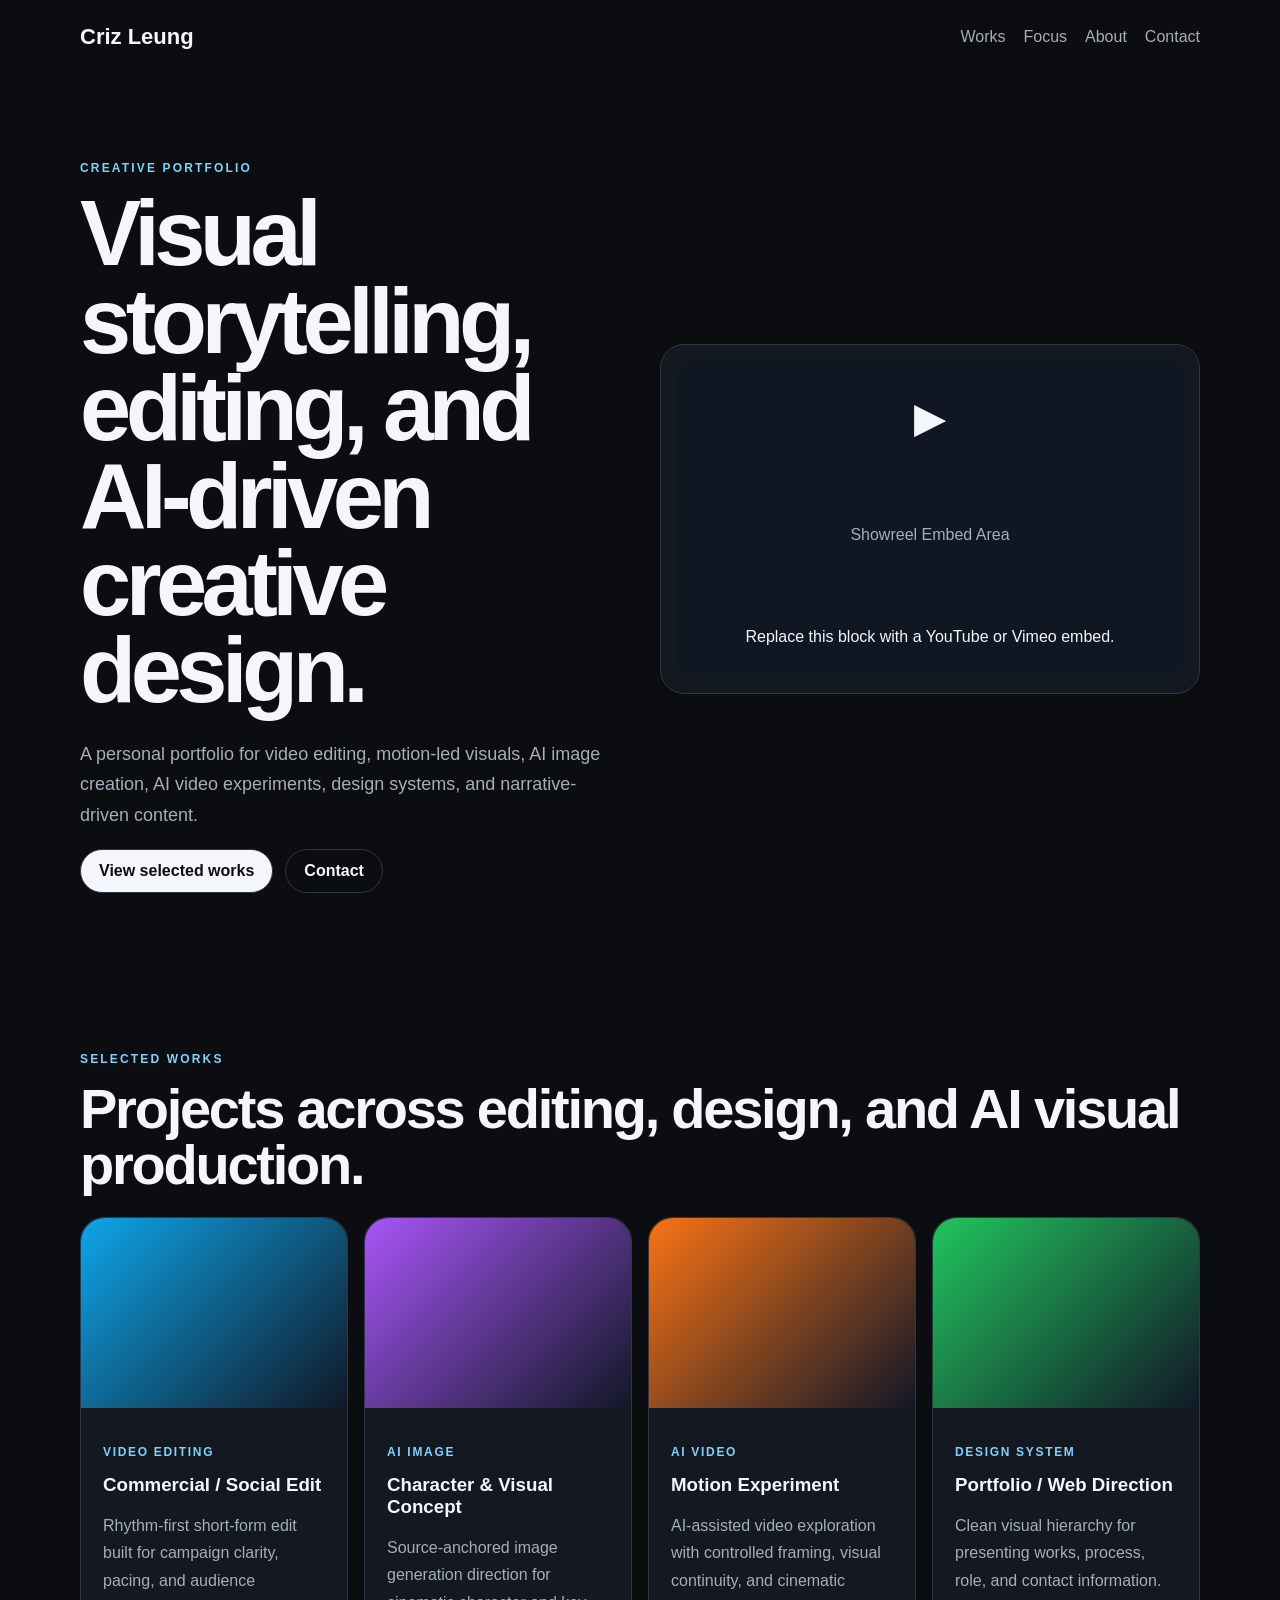
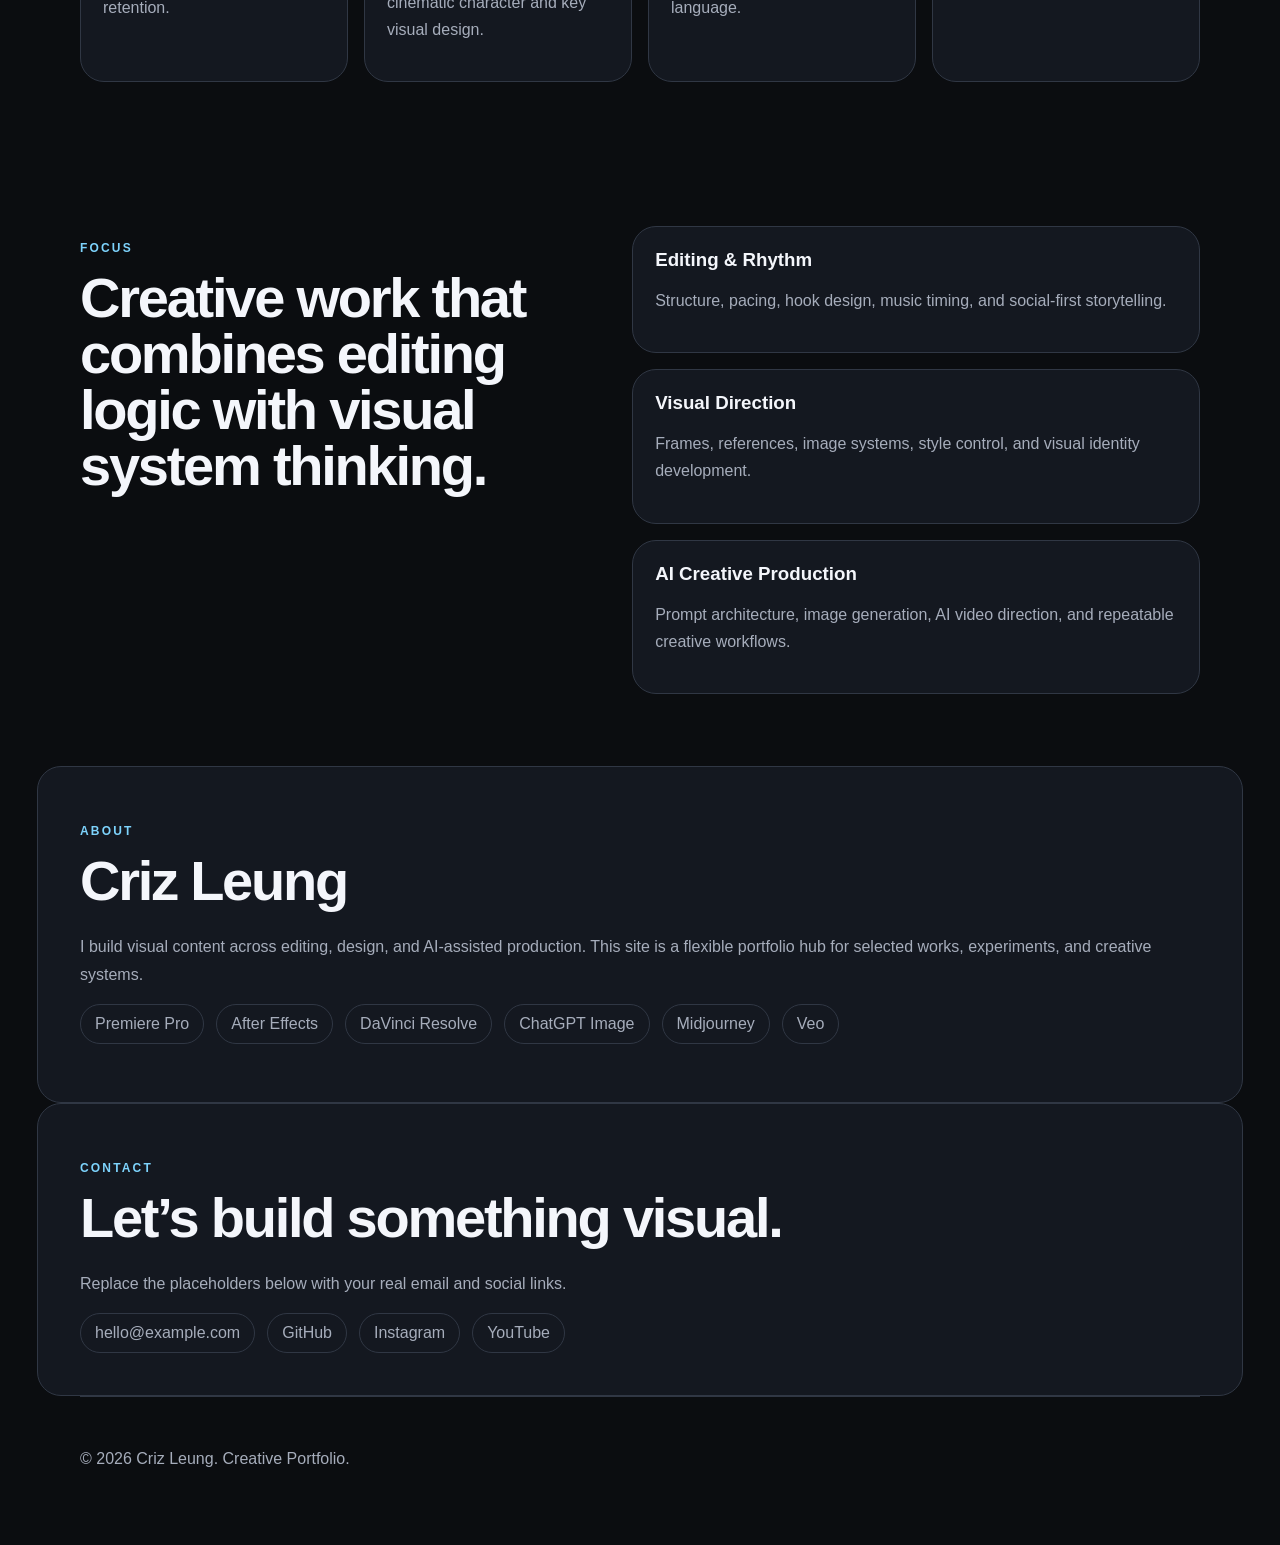
<file: index.html>
<!doctype html>
<html lang="en">
<head>
  <meta charset="utf-8" />
  <meta name="viewport" content="width=device-width, initial-scale=1" />
  <meta name="description" content="Criz Leung — creative portfolio for visual storytelling, editing, AI image, AI video, and design works." />
  <title>Criz Leung — Creative Portfolio</title>
  <link rel="stylesheet" href="style.css" />
</head>
<body>
  <header class="site-header">
    <a class="brand" href="#top" aria-label="Criz Leung home">Criz Leung</a>
    <nav class="nav" aria-label="Primary navigation">
      <a href="#works">Works</a>
      <a href="#services">Focus</a>
      <a href="#about">About</a>
      <a href="#contact">Contact</a>
    </nav>
  </header>

  <main id="top">
    <section class="hero section">
      <div class="hero-copy">
        <p class="eyebrow">Creative Portfolio</p>
        <h1>Visual storytelling, editing, and AI-driven creative design.</h1>
        <p class="lede">
          A personal portfolio for video editing, motion-led visuals, AI image creation,
          AI video experiments, design systems, and narrative-driven content.
        </p>
        <div class="hero-actions">
          <a class="button primary" href="#works">View selected works</a>
          <a class="button secondary" href="#contact">Contact</a>
        </div>
      </div>

      <div class="reel-card" aria-label="Showreel placeholder">
        <div class="video-frame">
          <div class="play-mark">▶</div>
          <p>Showreel Embed Area</p>
          <span>Replace this block with a YouTube or Vimeo embed.</span>
        </div>
      </div>
    </section>

    <section id="works" class="section">
      <div class="section-heading">
        <p class="eyebrow">Selected Works</p>
        <h2>Projects across editing, design, and AI visual production.</h2>
      </div>

      <div class="work-grid">
        <article class="work-card">
          <div class="thumb gradient-one"></div>
          <div class="work-content">
            <p class="tag">Video Editing</p>
            <h3>Commercial / Social Edit</h3>
            <p>Rhythm-first short-form edit built for campaign clarity, pacing, and audience retention.</p>
          </div>
        </article>

        <article class="work-card">
          <div class="thumb gradient-two"></div>
          <div class="work-content">
            <p class="tag">AI Image</p>
            <h3>Character & Visual Concept</h3>
            <p>Source-anchored image generation direction for cinematic character and key visual design.</p>
          </div>
        </article>

        <article class="work-card">
          <div class="thumb gradient-three"></div>
          <div class="work-content">
            <p class="tag">AI Video</p>
            <h3>Motion Experiment</h3>
            <p>AI-assisted video exploration with controlled framing, visual continuity, and cinematic language.</p>
          </div>
        </article>

        <article class="work-card">
          <div class="thumb gradient-four"></div>
          <div class="work-content">
            <p class="tag">Design System</p>
            <h3>Portfolio / Web Direction</h3>
            <p>Clean visual hierarchy for presenting works, process, role, and contact information.</p>
          </div>
        </article>
      </div>
    </section>

    <section id="services" class="section split-section">
      <div>
        <p class="eyebrow">Focus</p>
        <h2>Creative work that combines editing logic with visual system thinking.</h2>
      </div>
      <div class="focus-list">
        <div>
          <h3>Editing & Rhythm</h3>
          <p>Structure, pacing, hook design, music timing, and social-first storytelling.</p>
        </div>
        <div>
          <h3>Visual Direction</h3>
          <p>Frames, references, image systems, style control, and visual identity development.</p>
        </div>
        <div>
          <h3>AI Creative Production</h3>
          <p>Prompt architecture, image generation, AI video direction, and repeatable creative workflows.</p>
        </div>
      </div>
    </section>

    <section id="about" class="section about-panel">
      <p class="eyebrow">About</p>
      <h2>Criz Leung</h2>
      <p>
        I build visual content across editing, design, and AI-assisted production. This site is a flexible
        portfolio hub for selected works, experiments, and creative systems.
      </p>
      <ul class="tool-list" aria-label="Tools and skills">
        <li>Premiere Pro</li>
        <li>After Effects</li>
        <li>DaVinci Resolve</li>
        <li>ChatGPT Image</li>
        <li>Midjourney</li>
        <li>Veo</li>
      </ul>
    </section>

    <section id="contact" class="section contact-panel">
      <p class="eyebrow">Contact</p>
      <h2>Let’s build something visual.</h2>
      <p>Replace the placeholders below with your real email and social links.</p>
      <div class="contact-links">
        <a href="mailto:hello@example.com">hello@example.com</a>
        <a href="https://github.com/crizleung21" target="_blank" rel="noreferrer">GitHub</a>
        <a href="#">Instagram</a>
        <a href="#">YouTube</a>
      </div>
    </section>
  </main>

  <footer class="site-footer">
    <p>© <span id="year">2026</span> Criz Leung. Creative Portfolio.</p>
  </footer>
</body>
</html>
</file>
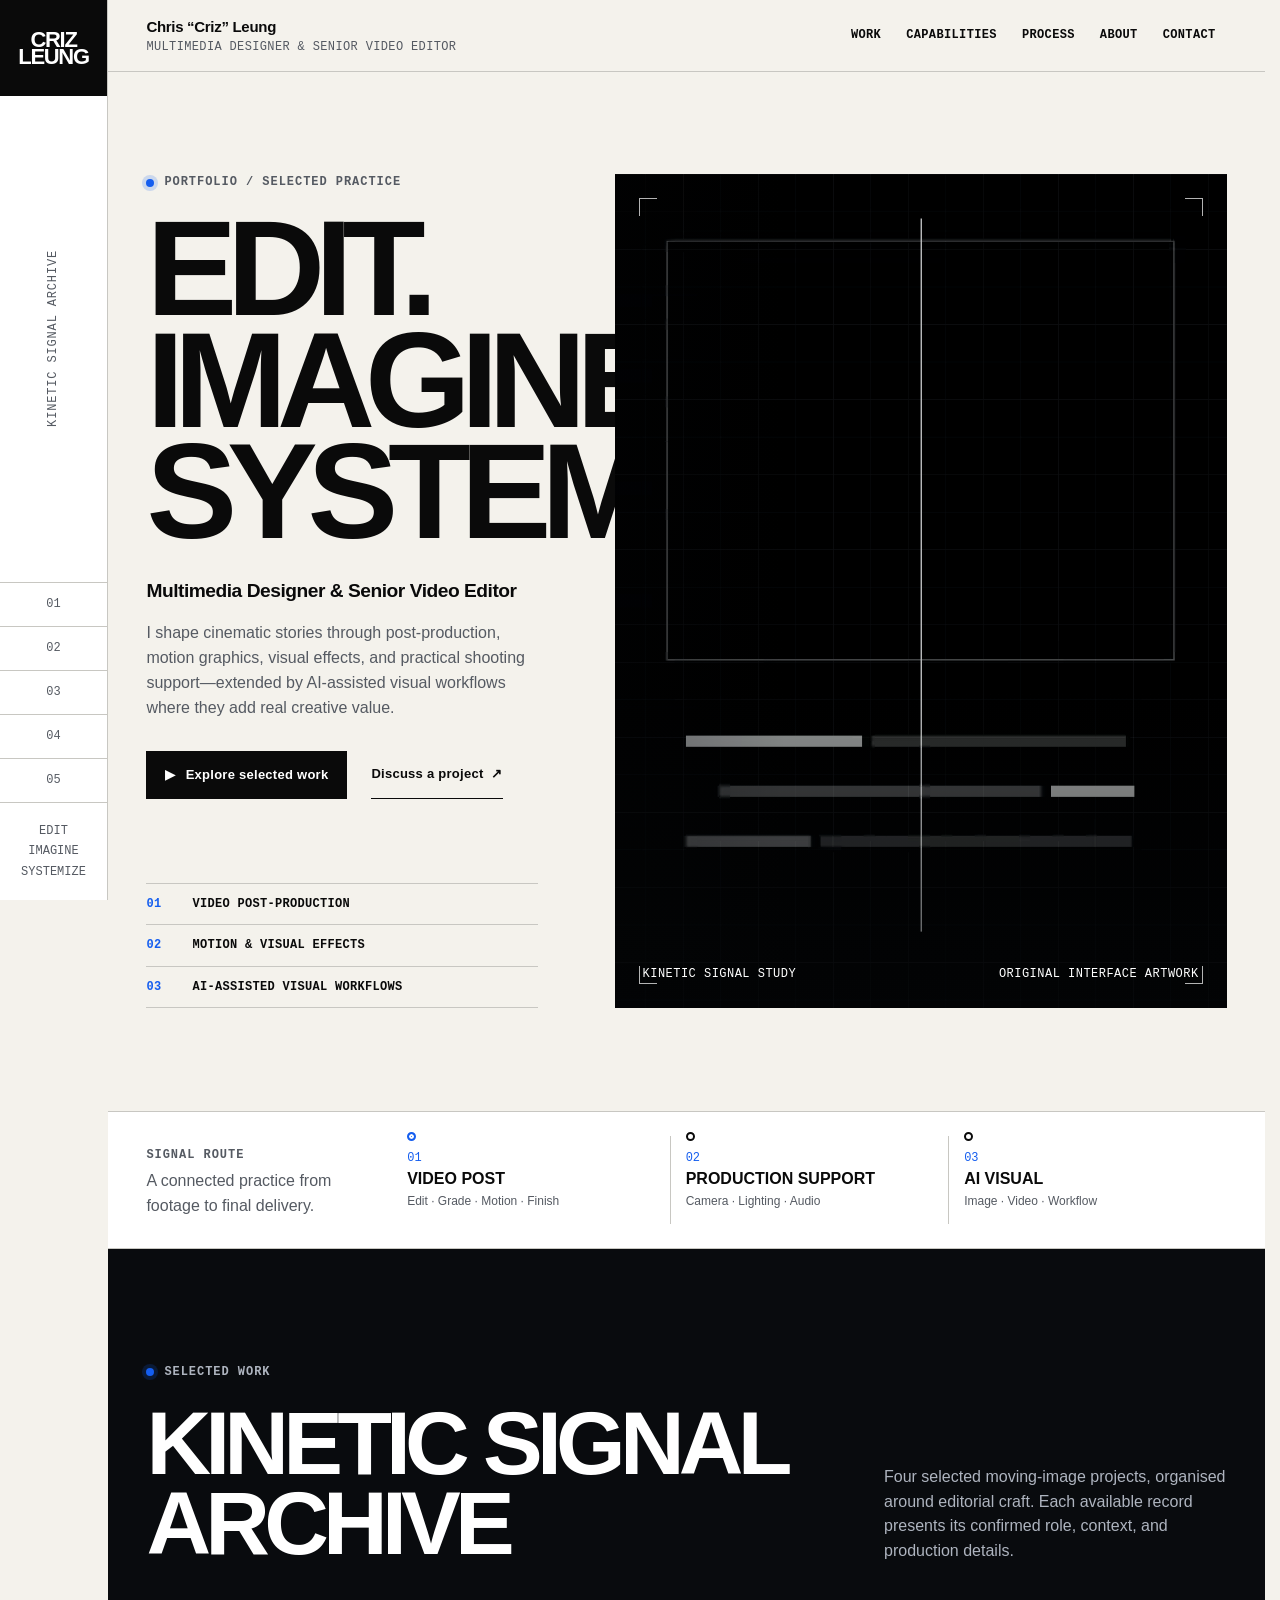
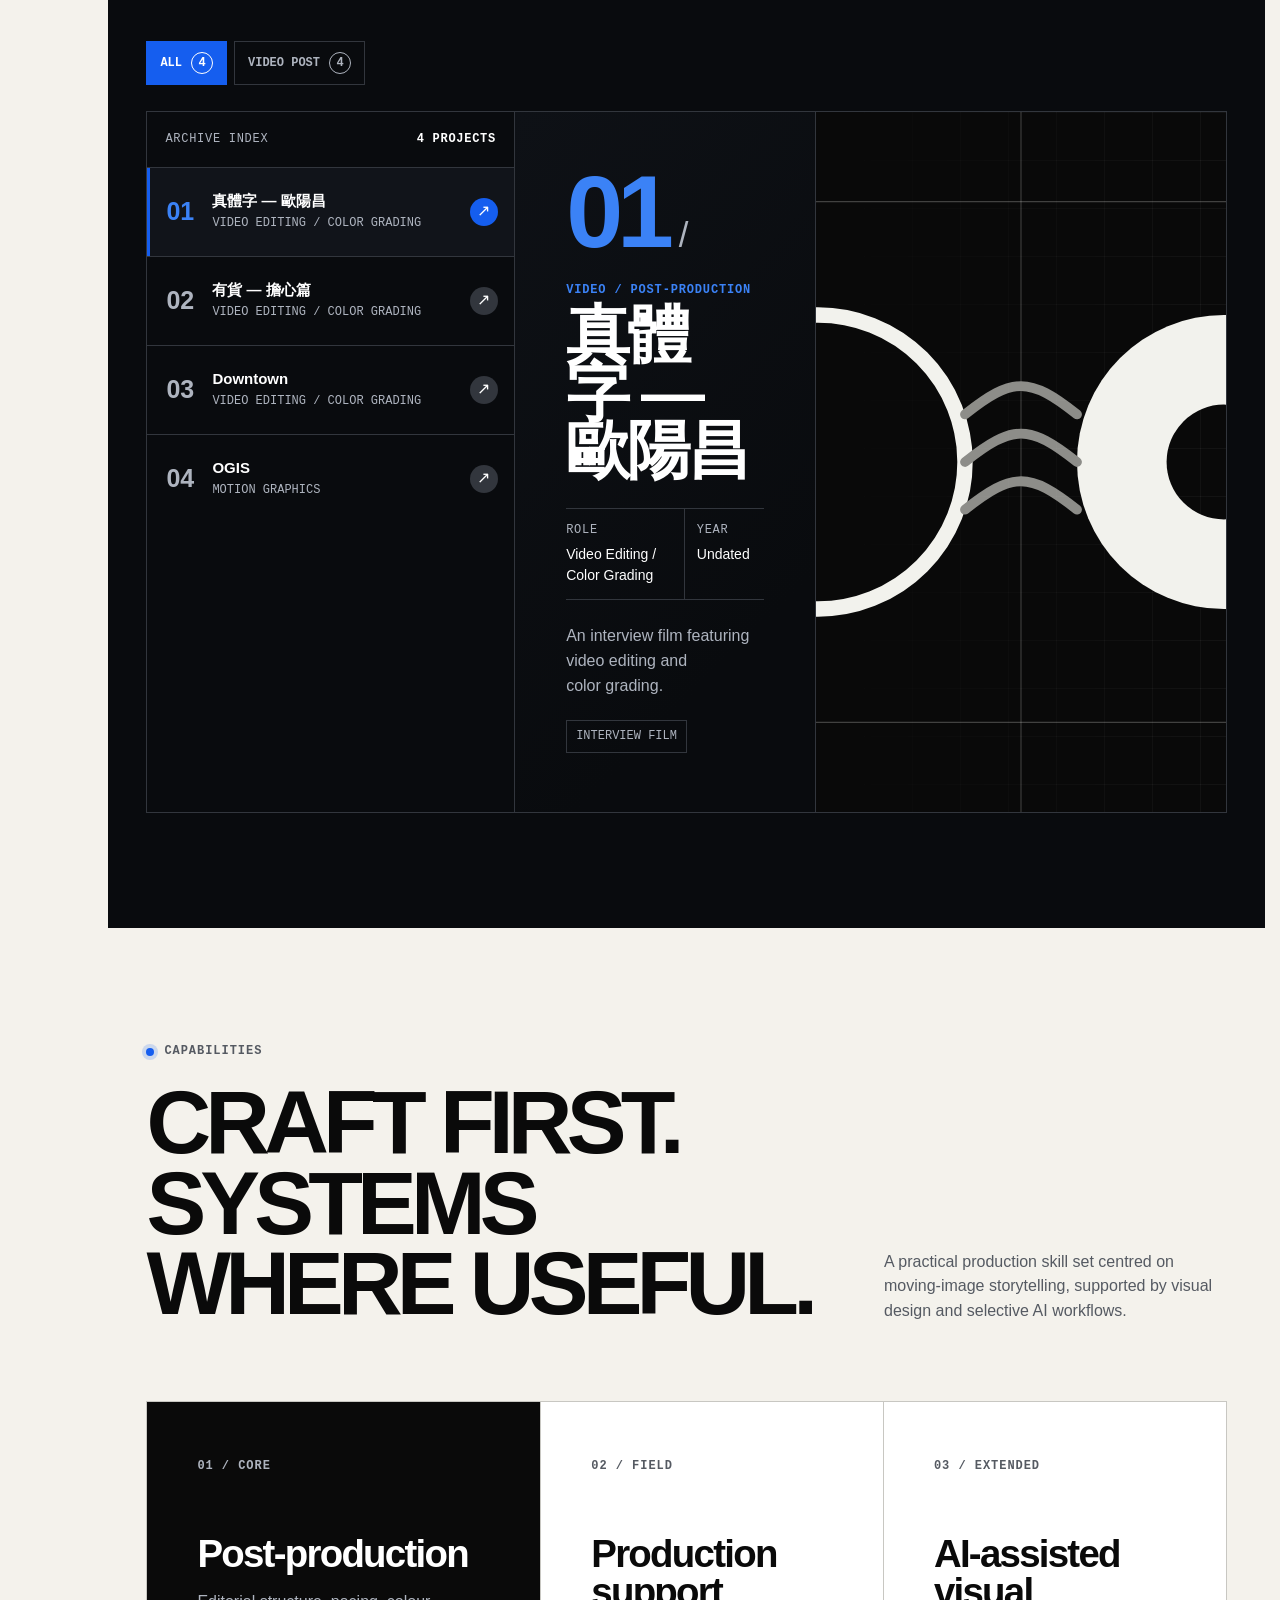
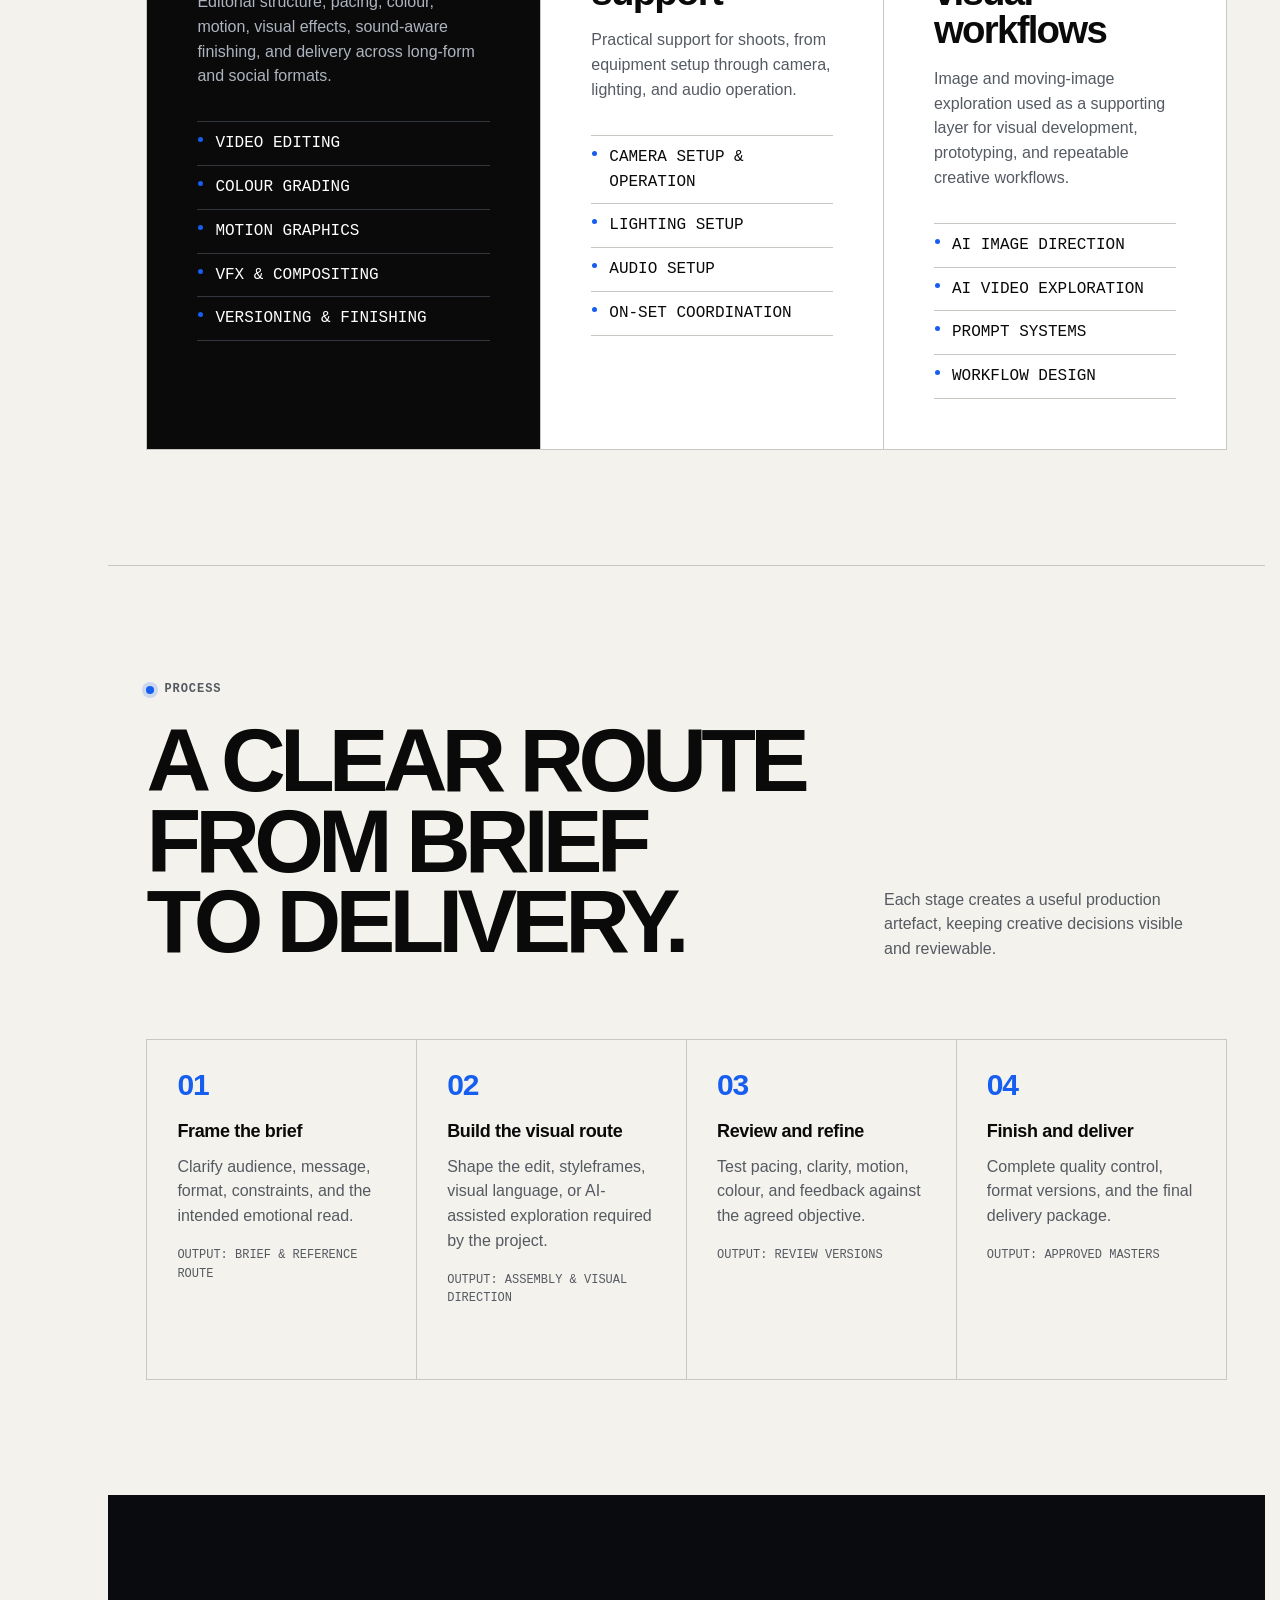
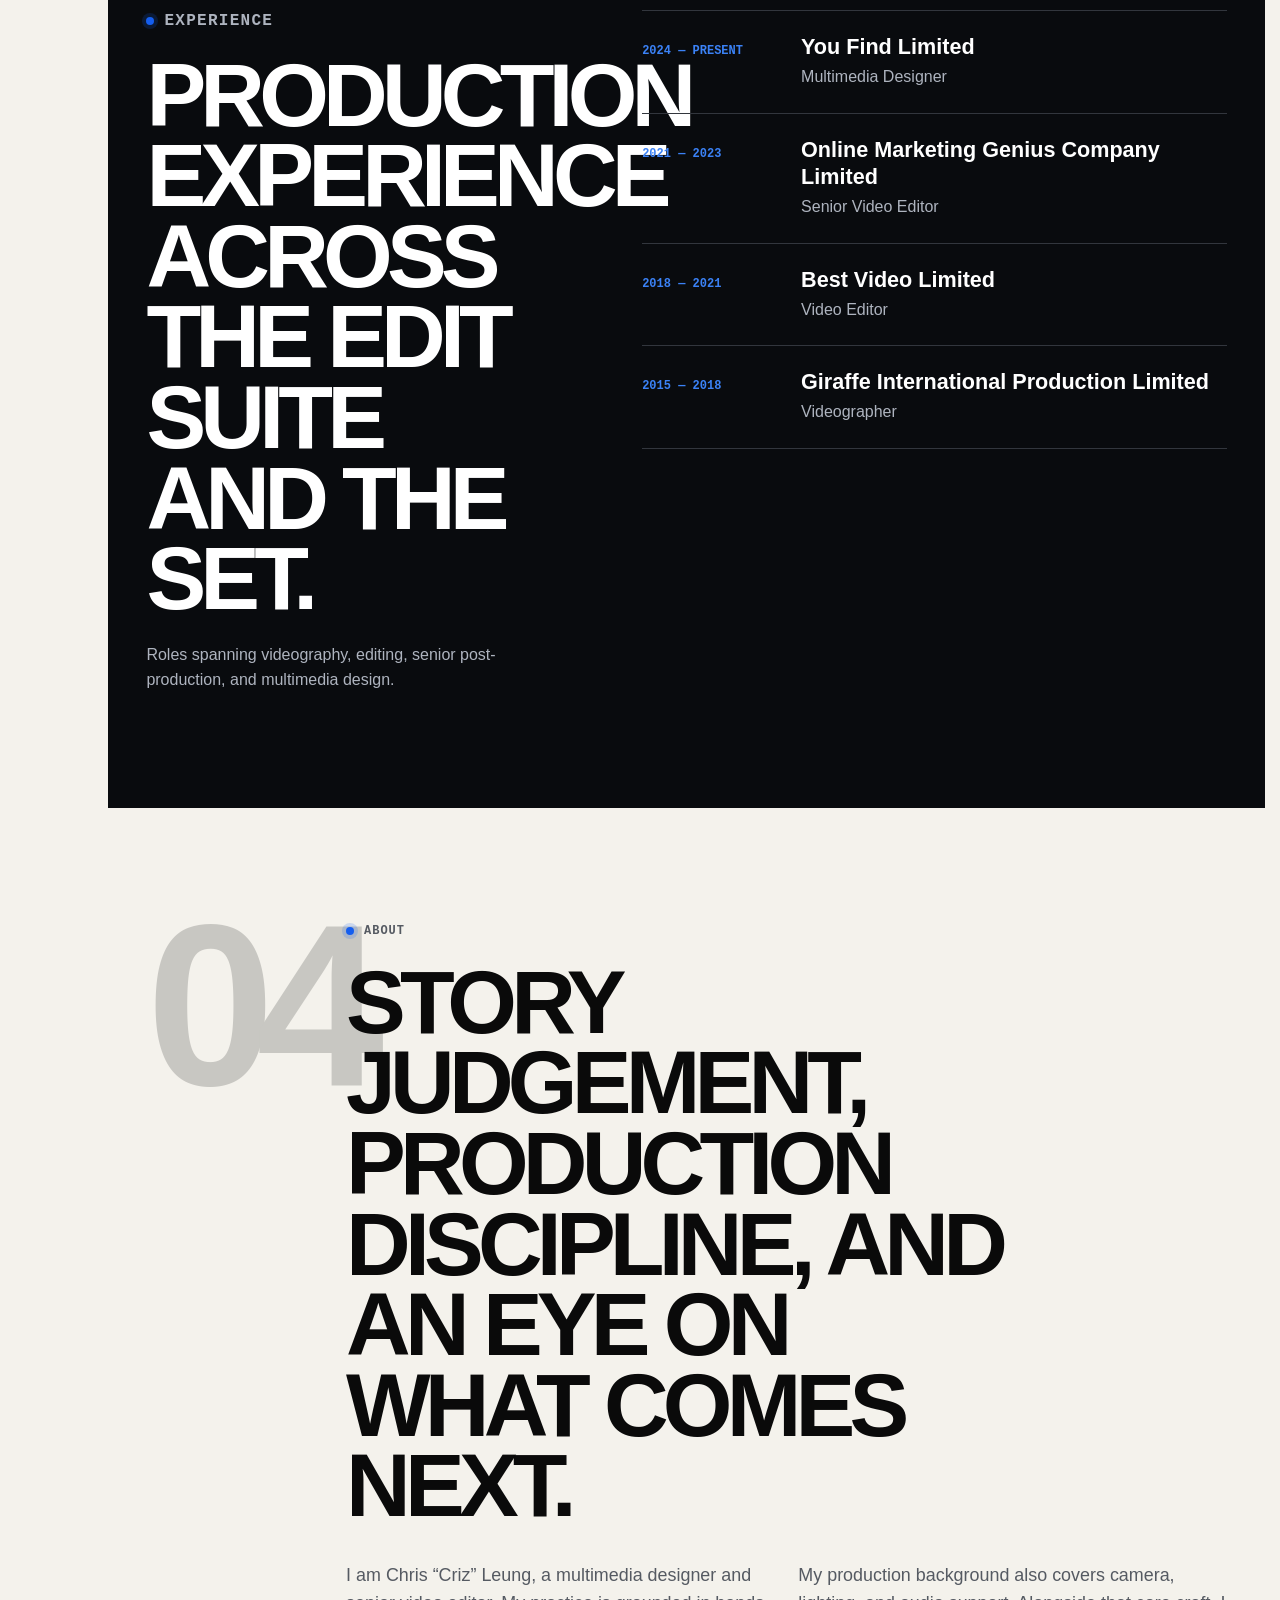
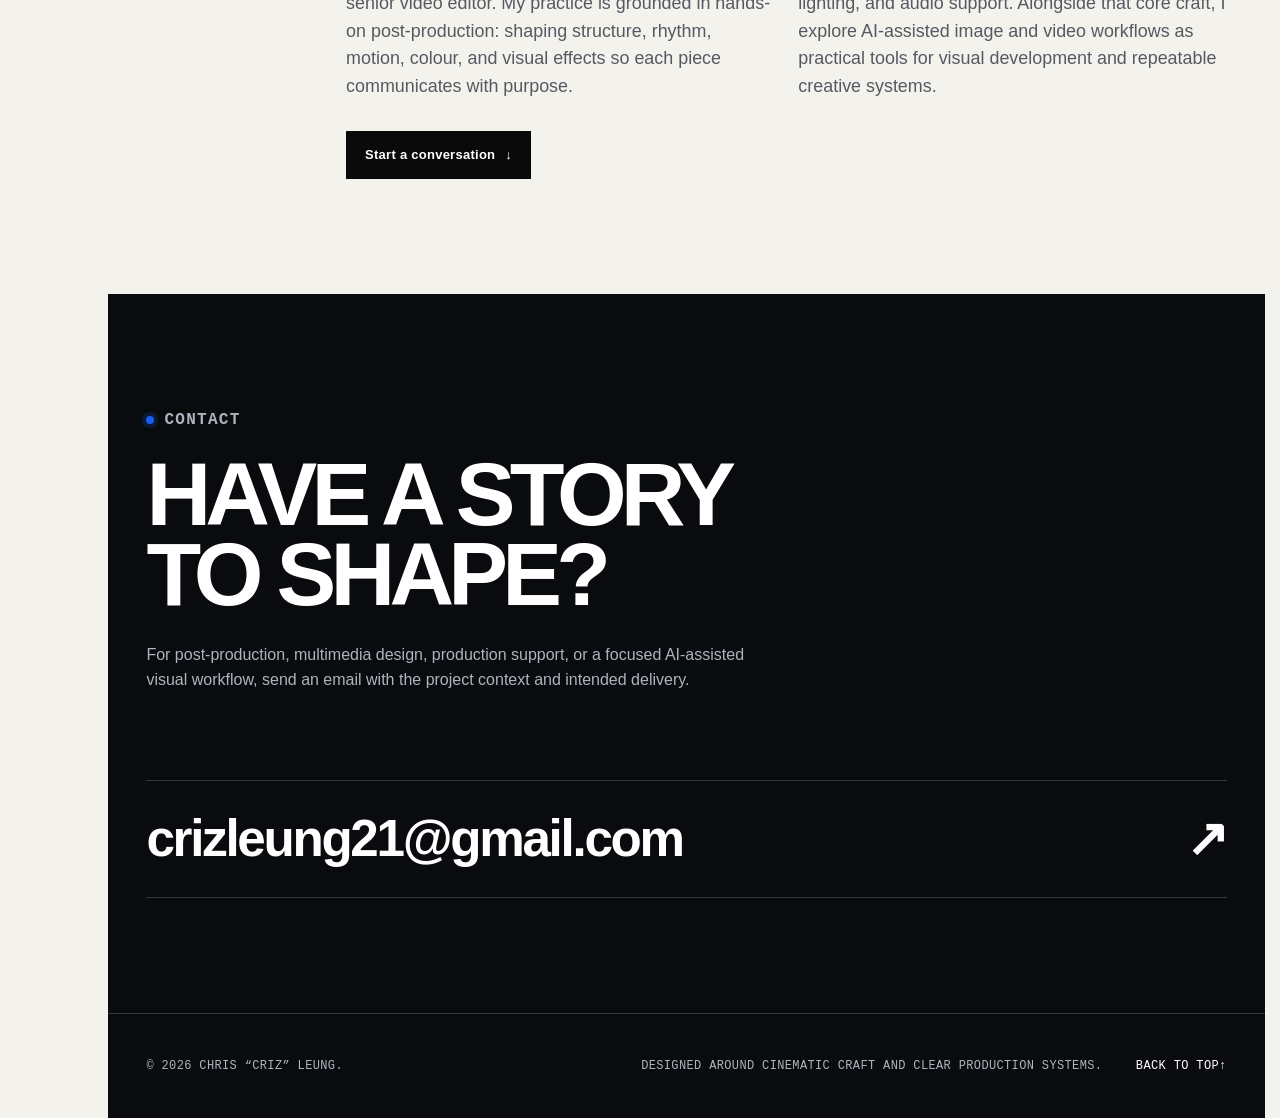
<file: public/index.html>
<!doctype html>
<html lang="en" class="no-js">
<head>
  <meta charset="utf-8">
  <meta name="viewport" content="width=device-width, initial-scale=1">
  <meta name="description" content="Chris “Criz” Leung is a multimedia designer and senior video editor working across cinematic post-production, motion graphics, visual effects, production support, and AI-assisted visual workflows.">
  <meta name="theme-color" content="#f4f2ec">
  <title>Chris “Criz” Leung — Multimedia Designer &amp; Senior Video Editor</title>
  <link rel="stylesheet" href="style.css">
</head>
<body>
  <a class="skip-link" href="#main-content">Skip to content</a>

  <div class="site-shell" data-site-shell>
    <aside class="archive-rail" aria-label="Portfolio sections">
      <a class="rail-mark" href="#top" aria-label="Chris Criz Leung — back to top">
        <span>CRIZ</span>
        <span>LEUNG</span>
      </a>
      <p class="rail-title">Kinetic Signal Archive</p>
      <nav class="rail-nav" aria-label="Section index">
        <a href="#work"><span>01</span> Work</a>
        <a href="#capabilities"><span>02</span> Capabilities</a>
        <a href="#process"><span>03</span> Process</a>
        <a href="#about"><span>04</span> About</a>
        <a href="#contact"><span>05</span> Contact</a>
      </nav>
      <p class="rail-note">Edit<br>Imagine<br>Systemize</p>
    </aside>

    <div class="site-frame">
      <header class="site-header">
        <a class="brand" href="#top" aria-label="Chris Criz Leung — home">
          <span>Chris “Criz” Leung</span>
          <small>Multimedia Designer &amp; Senior Video Editor</small>
        </a>
        <nav class="primary-nav" aria-label="Primary navigation">
          <a href="#work">Work</a>
          <a href="#capabilities">Capabilities</a>
          <a href="#process">Process</a>
          <a href="#about">About</a>
          <a href="#contact">Contact</a>
        </nav>
      </header>

      <main id="main-content" tabindex="-1">
        <section id="top" class="hero" aria-labelledby="hero-heading">
          <div class="hero-copy">
            <p class="eyebrow"><span class="signal-dot" aria-hidden="true"></span> Portfolio / Selected Practice</p>
            <h1 id="hero-heading">Edit.<br>Imagine.<br>Systemize.</h1>
            <p class="hero-role">Multimedia Designer &amp; Senior Video Editor</p>
            <p class="hero-value">I shape cinematic stories through post-production, motion graphics, visual effects, and practical shooting support—extended by AI-assisted visual workflows where they add real creative value.</p>
            <div class="hero-actions">
              <a class="button button-primary" href="#work">
                <span aria-hidden="true">▶</span>
                Explore selected work
              </a>
              <a class="text-link" href="mailto:crizleung21@gmail.com">Discuss a project <span aria-hidden="true">↗</span></a>
            </div>
            <ul class="hero-disciplines" aria-label="Core disciplines">
              <li><span>01</span> Video post-production</li>
              <li><span>02</span> Motion &amp; visual effects</li>
              <li><span>03</span> AI-assisted visual workflows</li>
            </ul>
          </div>

          <figure class="hero-media">
            <picture class="hero-poster">
              <source media="(max-width: 767px)" type="image/avif" srcset="assets/hero/hero-poster-mobile.avif" width="900" height="1200">
              <source media="(max-width: 767px)" type="image/webp" srcset="assets/hero/hero-poster-mobile.webp" width="900" height="1200">
              <source type="image/avif" srcset="assets/hero/hero-poster-desktop.avif" width="1600" height="900">
              <img src="assets/hero/hero-poster-desktop.webp" width="1600" height="900" alt="" fetchpriority="high">
            </picture>
            <div class="frame-corners" aria-hidden="true"></div>
            <div class="hero-media-label" aria-hidden="true">
              <span>Kinetic signal study</span>
              <span>Original interface artwork</span>
            </div>
            <figcaption>Abstract original artwork introducing a cinematic, control-room-inspired portfolio.</figcaption>
          </figure>
        </section>

        <nav class="signal-route" aria-label="Creative capability route">
          <div class="signal-route-intro">
            <span class="micro-label">Signal route</span>
            <p>A connected practice from footage to final delivery.</p>
          </div>
          <ol>
            <li class="is-primary">
              <a href="#capabilities">
                <span class="route-index">01</span>
                <strong>Video Post</strong>
                <small>Edit · Grade · Motion · Finish</small>
              </a>
            </li>
            <li>
              <a href="#capabilities">
                <span class="route-index">02</span>
                <strong>Production Support</strong>
                <small>Camera · Lighting · Audio</small>
              </a>
            </li>
            <li>
              <a href="#capabilities">
                <span class="route-index">03</span>
                <strong>AI Visual</strong>
                <small>Image · Video · Workflow</small>
              </a>
            </li>
          </ol>
        </nav>

        <section id="work" class="archive-section" aria-labelledby="archive-heading">
          <header class="section-heading archive-heading">
            <div>
              <p class="eyebrow eyebrow-dark"><span class="signal-dot" aria-hidden="true"></span> Selected Work</p>
              <h2 id="archive-heading">Kinetic Signal Archive</h2>
            </div>
            <p>Four selected moving-image projects, organised around editorial craft. Each available record presents its confirmed role, context, and production details.</p>
          </header>

          <div class="project-filter-bar" role="group" aria-label="Filter selected work">
            <button class="project-filter is-active" type="button" data-project-filter="all" aria-pressed="true">All <span data-filter-count="all">4</span></button>
            <button class="project-filter" type="button" data-project-filter="video" aria-pressed="false">Video Post <span data-filter-count="video">4</span></button>
            <button class="project-filter" type="button" data-project-filter="ai-visual" aria-pressed="false">AI Visual <span data-filter-count="ai-visual">0</span></button>
            <button class="project-filter" type="button" data-project-filter="creative-system" aria-pressed="false">Creative Systems <span data-filter-count="creative-system">0</span></button>
          </div>

          <div class="archive-layout" data-project-interface>
            <div class="archive-index-panel">
              <div class="archive-index-heading">
                <span>Archive index</span>
                <span><strong data-project-count>4 projects</strong></span>
              </div>
              <ol class="project-index" data-project-list aria-label="Selected projects"></ol>
              <p class="project-status" data-project-status role="status" aria-live="polite" aria-atomic="true"></p>
            </div>

            <article class="active-preview" data-active-preview aria-labelledby="active-preview-title">
              <div class="preview-copy">
                <div class="preview-number" aria-hidden="true"><span data-preview-index>01</span><i>/</i></div>
                <p class="preview-category" data-preview-category>Video Post</p>
                <h3 id="active-preview-title" data-preview-title>Select a project</h3>
                <dl class="preview-meta">
                  <div>
                    <dt>Role</dt>
                    <dd data-preview-role>Project details appear here.</dd>
                  </div>
                  <div>
                    <dt>Year</dt>
                    <dd data-preview-year>—</dd>
                  </div>
                </dl>
                <p class="preview-summary" data-preview-summary>Choose a record from the archive index to view its confirmed summary.</p>
                <div class="tag-list" data-preview-tags></div>
              </div>
              <figure class="preview-media">
                <img data-preview-poster src="assets/projects/zhen-ti-zi-ouyang-chang/poster.svg" width="1200" height="675" alt="Abstract monochrome title-card artwork for 真體字 — 歐陽昌.">
                <div class="preview-grid" aria-hidden="true"></div>
                <figcaption>Selected project poster</figcaption>
              </figure>
            </article>
          </div>

          <div class="static-projects" data-generated-from="projects.js" aria-labelledby="static-projects-heading">
            <div class="noscript-projects">
              <h3 id="static-projects-heading">Selected project summaries</h3>
              <div class="noscript-grid">
                <article data-project-snapshot="zhen-ti-zi-ouyang-chang">
                  <img src="assets/projects/zhen-ti-zi-ouyang-chang/poster.svg" width="1200" height="675" alt="Abstract monochrome title-card artwork for 真體字 — 歐陽昌.">
                  <p><span>Interview Film</span> · Undated</p>
                  <h4 lang="zh-Hant">真體字 — 歐陽昌</h4>
                  <p>Video Editing · Color Grading</p>
                  <p>An interview film featuring video editing and color grading.</p>
                </article>
                <article data-project-snapshot="you-huo-dan-xin-pian">
                  <img src="assets/projects/you-huo-dan-xin-pian/poster.svg" width="1200" height="675" alt="Abstract monochrome title-card artwork for 有貨 — 擔心篇.">
                  <p><span>Micro Film</span> · Undated</p>
                  <h4 lang="zh-Hant">有貨 — 擔心篇</h4>
                  <p>Video Editing · Color Grading</p>
                  <p>A micro film featuring video editing and color grading.</p>
                </article>
                <article data-project-snapshot="downtown">
                  <img src="assets/projects/downtown/poster.svg" width="1200" height="675" alt="Abstract monochrome title-card artwork for Downtown.">
                  <p><span>Promotional Film</span> · Undated</p>
                  <h4>Downtown</h4>
                  <p>Video Editing · Color Grading</p>
                  <p>A promotional film featuring video editing and color grading.</p>
                </article>
                <article data-project-snapshot="ogis">
                  <img src="assets/projects/ogis/poster.svg" width="1200" height="675" alt="Abstract monochrome title-card artwork for OGIS.">
                  <p><span>Motion Graphics</span> · Undated</p>
                  <h4>OGIS</h4>
                  <p>Motion Graphics</p>
                  <p>A motion graphics project.</p>
                </article>
              </div>
            </div>
          </div>
        </section>

        <section id="capabilities" class="capabilities-section" aria-labelledby="capabilities-heading">
          <header class="section-heading light-heading">
            <div>
              <p class="eyebrow"><span class="signal-dot" aria-hidden="true"></span> Capabilities</p>
              <h2 id="capabilities-heading">Craft first.<br>Systems where useful.</h2>
            </div>
            <p>A practical production skill set centred on moving-image storytelling, supported by visual design and selective AI workflows.</p>
          </header>

          <div class="capability-grid">
            <article class="capability-card capability-card-primary">
              <span class="card-index">01 / Core</span>
              <h3>Post-production</h3>
              <p>Editorial structure, pacing, colour, motion, visual effects, sound-aware finishing, and delivery across long-form and social formats.</p>
              <ul>
                <li>Video editing</li>
                <li>Colour grading</li>
                <li>Motion graphics</li>
                <li>VFX &amp; compositing</li>
                <li>Versioning &amp; finishing</li>
              </ul>
            </article>
            <article class="capability-card">
              <span class="card-index">02 / Field</span>
              <h3>Production support</h3>
              <p>Practical support for shoots, from equipment setup through camera, lighting, and audio operation.</p>
              <ul>
                <li>Camera setup &amp; operation</li>
                <li>Lighting setup</li>
                <li>Audio setup</li>
                <li>On-set coordination</li>
              </ul>
            </article>
            <article class="capability-card">
              <span class="card-index">03 / Extended</span>
              <h3>AI-assisted visual workflows</h3>
              <p>Image and moving-image exploration used as a supporting layer for visual development, prototyping, and repeatable creative workflows.</p>
              <ul>
                <li>AI image direction</li>
                <li>AI video exploration</li>
                <li>Prompt systems</li>
                <li>Workflow design</li>
              </ul>
            </article>
          </div>
        </section>

        <section id="process" class="process-section" aria-labelledby="process-heading">
          <header class="section-heading light-heading">
            <div>
              <p class="eyebrow"><span class="signal-dot" aria-hidden="true"></span> Process</p>
              <h2 id="process-heading">A clear route from brief to delivery.</h2>
            </div>
            <p>Each stage creates a useful production artefact, keeping creative decisions visible and reviewable.</p>
          </header>

          <ol class="process-route">
            <li>
              <span>01</span>
              <div>
                <h3>Frame the brief</h3>
                <p>Clarify audience, message, format, constraints, and the intended emotional read.</p>
                <small>Output: brief &amp; reference route</small>
              </div>
            </li>
            <li>
              <span>02</span>
              <div>
                <h3>Build the visual route</h3>
                <p>Shape the edit, styleframes, visual language, or AI-assisted exploration required by the project.</p>
                <small>Output: assembly &amp; visual direction</small>
              </div>
            </li>
            <li>
              <span>03</span>
              <div>
                <h3>Review and refine</h3>
                <p>Test pacing, clarity, motion, colour, and feedback against the agreed objective.</p>
                <small>Output: review versions</small>
              </div>
            </li>
            <li>
              <span>04</span>
              <div>
                <h3>Finish and deliver</h3>
                <p>Complete quality control, format versions, and the final delivery package.</p>
                <small>Output: approved masters</small>
              </div>
            </li>
          </ol>
        </section>

        <section id="proof" class="experience-section" aria-labelledby="experience-heading">
          <header class="experience-intro">
            <p class="eyebrow eyebrow-dark"><span class="signal-dot" aria-hidden="true"></span> Experience</p>
            <h2 id="experience-heading">Production experience across the edit suite and the set.</h2>
            <p>Roles spanning videography, editing, senior post-production, and multimedia design.</p>
          </header>

          <ol class="experience-timeline">
            <li>
              <time>2024 — Present</time>
              <div><strong>You Find Limited</strong><span>Multimedia Designer</span></div>
            </li>
            <li>
              <time>2021 — 2023</time>
              <div><strong>Online Marketing Genius Company Limited</strong><span>Senior Video Editor</span></div>
            </li>
            <li>
              <time>2018 — 2021</time>
              <div><strong>Best Video Limited</strong><span>Video Editor</span></div>
            </li>
            <li>
              <time>2015 — 2018</time>
              <div><strong>Giraffe International Production Limited</strong><span>Videographer</span></div>
            </li>
          </ol>
        </section>

        <section id="about" class="about-section" aria-labelledby="about-heading">
          <div class="about-index" aria-hidden="true">04</div>
          <div class="about-copy">
            <p class="eyebrow"><span class="signal-dot" aria-hidden="true"></span> About</p>
            <h2 id="about-heading">Story judgement, production discipline, and an eye on what comes next.</h2>
            <div class="about-columns">
              <p>I am Chris “Criz” Leung, a multimedia designer and senior video editor. My practice is grounded in hands-on post-production: shaping structure, rhythm, motion, colour, and visual effects so each piece communicates with purpose.</p>
              <p>My production background also covers camera, lighting, and audio support. Alongside that core craft, I explore AI-assisted image and video workflows as practical tools for visual development and repeatable creative systems.</p>
            </div>
            <div class="about-actions">
              <a class="button button-primary" href="#contact">Start a conversation <span aria-hidden="true">↓</span></a>
            </div>
          </div>
        </section>

        <section id="contact" class="contact-section" aria-labelledby="contact-heading">
          <p class="eyebrow eyebrow-dark"><span class="signal-dot" aria-hidden="true"></span> Contact</p>
          <h2 id="contact-heading">Have a story to shape?</h2>
          <p>For post-production, multimedia design, production support, or a focused AI-assisted visual workflow, send an email with the project context and intended delivery.</p>
          <a class="contact-link" href="mailto:crizleung21@gmail.com">
            <span>crizleung21@gmail.com</span>
            <span aria-hidden="true">↗</span>
          </a>
        </section>
      </main>

      <footer class="site-footer">
        <p>© 2026 Chris “Criz” Leung.</p>
        <p>Designed around cinematic craft and clear production systems.</p>
        <a href="#top">Back to top <span aria-hidden="true">↑</span></a>
      </footer>
    </div>
  </div>

  <dialog id="project-stage" class="project-stage" data-project-stage aria-labelledby="project-stage-title" aria-describedby="project-stage-summary">
    <div class="stage-morph-layer" data-stage-morph aria-hidden="true"></div>
    <div class="project-stage-surface">
      <header class="project-stage-header">
        <p><span data-stage-index>01</span> / Project Stage</p>
        <button class="stage-close" type="button" data-stage-close>
          <span>Close</span>
          <span aria-hidden="true">Esc</span>
        </button>
      </header>

      <div class="project-stage-grid">
        <figure class="stage-media" data-stage-media>
          <img data-stage-poster width="1200" height="675" alt="" hidden>
          <figcaption data-stage-caption></figcaption>
        </figure>

        <article class="stage-content">
          <p class="stage-category" data-stage-category>Project</p>
          <h2 id="project-stage-title" data-stage-title>Project title</h2>
          <dl class="stage-meta">
            <div>
              <dt>Year</dt>
              <dd data-stage-year>—</dd>
            </div>
            <div>
              <dt>Role</dt>
              <dd data-stage-roles>—</dd>
            </div>
          </dl>
          <p id="project-stage-summary" class="stage-summary" data-stage-summary>Project summary.</p>

          <section class="stage-detail" data-stage-challenge-section hidden>
            <h3>Challenge</h3>
            <p data-stage-challenge></p>
          </section>
          <section class="stage-detail" data-stage-decisions-section hidden>
            <h3>Creative decisions</h3>
            <ul data-stage-decisions></ul>
          </section>
          <section class="stage-detail" data-stage-deliverables-section hidden>
            <h3>Deliverables</h3>
            <ul data-stage-deliverables></ul>
          </section>
          <section class="stage-detail" data-stage-outcome-section hidden>
            <h3>Outcome</h3>
            <p data-stage-outcome></p>
          </section>
          <section class="stage-detail" data-stage-credits-section hidden>
            <h3>Credits</h3>
            <ul data-stage-credits></ul>
          </section>
          <div class="stage-tools" data-stage-tools></div>
          <div class="stage-actions" data-stage-actions></div>
        </article>
      </div>

      <footer class="project-stage-footer">
        <button type="button" data-stage-previous aria-disabled="false"><span aria-hidden="true">←</span> Previous</button>
        <p data-stage-status role="status" aria-live="polite" aria-atomic="true"></p>
        <button type="button" data-stage-next aria-disabled="false">Next <span aria-hidden="true">→</span></button>
      </footer>
    </div>
  </dialog>

  <template id="project-card-template">
    <li class="project-index-item" data-project-card>
      <button type="button" class="project-trigger" data-project-trigger aria-haspopup="dialog" aria-controls="project-stage">
        <span class="project-card-index" data-card-index>01</span>
        <span class="project-card-main">
          <strong data-card-title>Project title</strong>
          <small data-card-role>Role</small>
        </span>
        <span class="project-card-category" data-card-category>Category</span>
        <span class="project-card-year" data-card-year>Year</span>
        <span class="project-card-arrow" aria-hidden="true">↗</span>
      </button>
    </li>
  </template>

  <script type="module" src="script.js"></script>
</body>
</html>
</file>
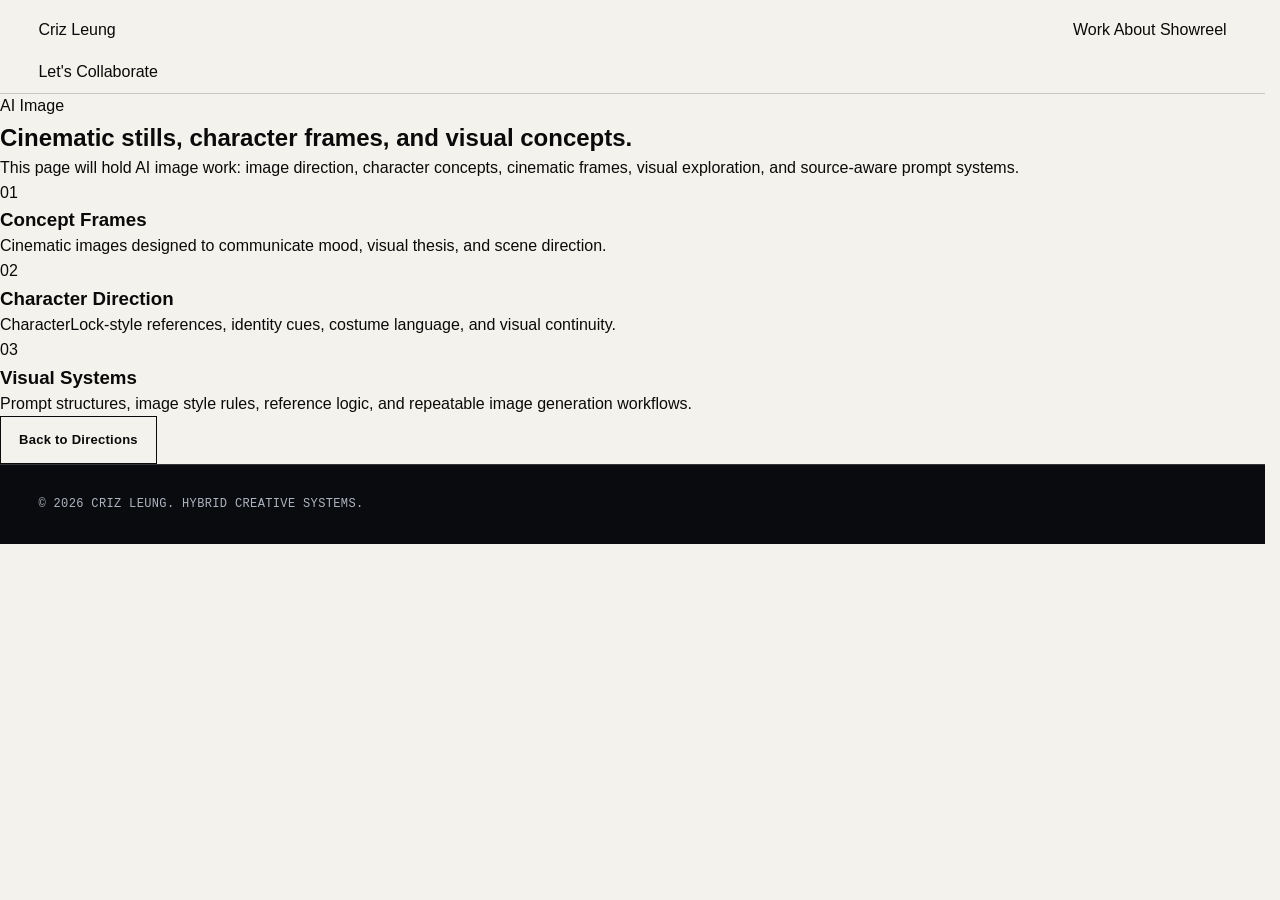
<file: public/ai-image.html>
<!doctype html>
<html lang="en">
<head>
  <meta charset="utf-8" />
  <meta name="viewport" content="width=device-width, initial-scale=1" />
  <meta name="description" content="Criz Leung — AI image works, cinematic stills, character frames, concept images, and visual direction systems." />
  <title>AI Image — Criz Leung</title>
  <link rel="stylesheet" href="style.css" />
</head>
<body class="category-page">
  <header class="site-header runway-header" data-reveal>
    <a class="brand" href="index.html" aria-label="Criz Leung home">Criz Leung</a>
    <nav class="nav" aria-label="Primary navigation">
      <a href="index.html#works">Work</a>
      <a href="index.html#about">About</a>
      <a href="showreel.html">Showreel</a>
    </nav>
    <a class="nav-cta" href="mailto:crizleung21@gmail.com">Let's Collaborate</a>
  </header>

  <main>
    <section class="category-hero dark-section">
      <div class="category-page-copy" data-reveal>
        <p class="label">AI Image</p>
        <h1>Cinematic stills, character frames, and visual concepts.</h1>
        <p class="category-page-lede">This page will hold AI image work: image direction, character concepts, cinematic frames, visual exploration, and source-aware prompt systems.</p>
      </div>
      <div class="category-page-grid">
        <article class="archive-card" data-reveal><span>01</span><h3>Concept Frames</h3><p>Cinematic images designed to communicate mood, visual thesis, and scene direction.</p></article>
        <article class="archive-card" data-reveal><span>02</span><h3>Character Direction</h3><p>CharacterLock-style references, identity cues, costume language, and visual continuity.</p></article>
        <article class="archive-card" data-reveal><span>03</span><h3>Visual Systems</h3><p>Prompt structures, image style rules, reference logic, and repeatable image generation workflows.</p></article>
      </div>
      <div class="category-return" data-reveal>
        <a class="button light-button" href="index.html#works">Back to Directions</a>
      </div>
    </section>
  </main>

  <footer class="site-footer"><p>© 2026 Criz Leung. Hybrid Creative Systems.</p></footer>
  <script src="script.js"></script>
</body>
</html>
</file>
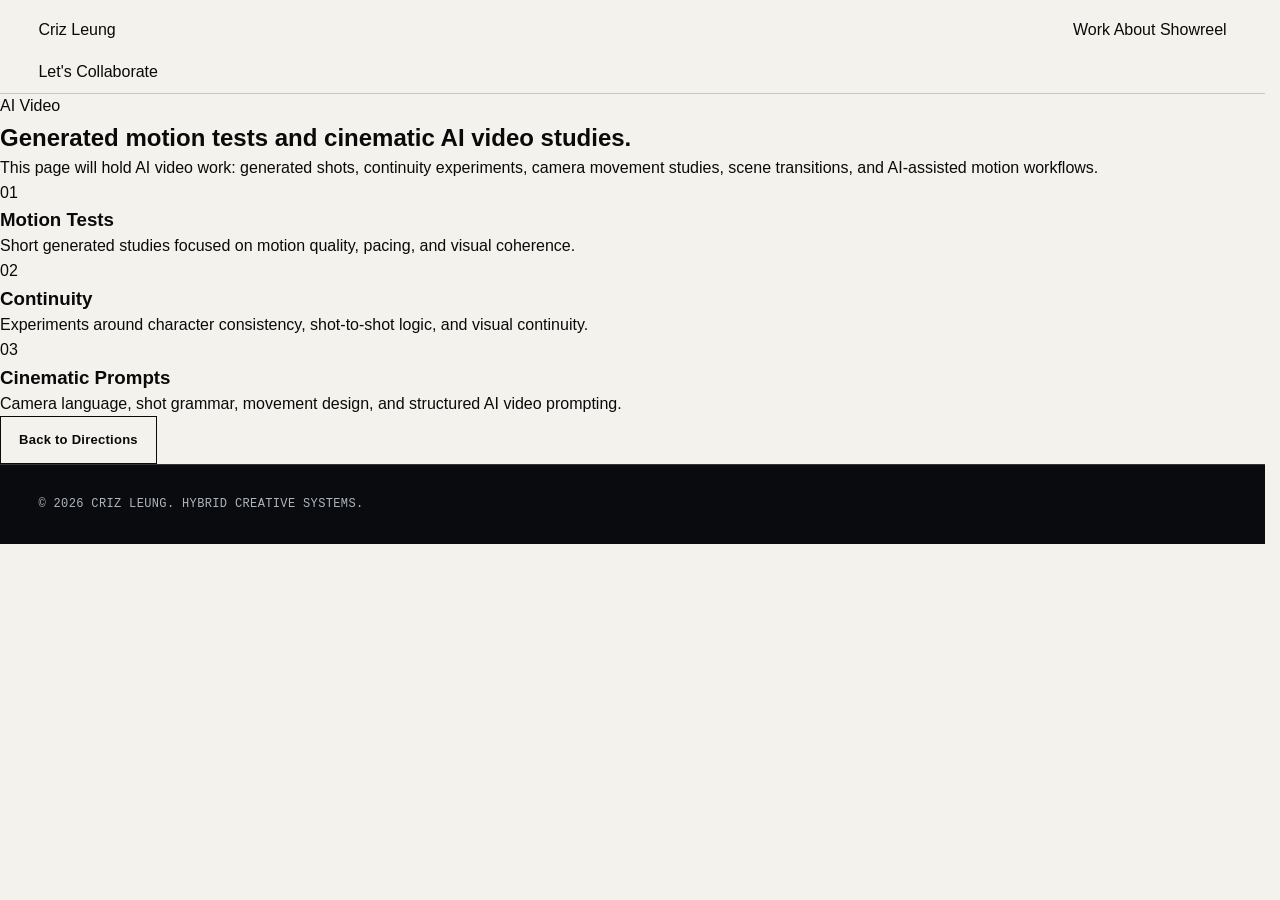
<file: public/ai-video.html>
<!doctype html>
<html lang="en">
<head>
  <meta charset="utf-8" />
  <meta name="viewport" content="width=device-width, initial-scale=1" />
  <meta name="description" content="Criz Leung — AI video works, generated motion tests, continuity studies, and cinematic shot experiments." />
  <title>AI Video — Criz Leung</title>
  <link rel="stylesheet" href="style.css" />
</head>
<body class="category-page">
  <header class="site-header runway-header" data-reveal>
    <a class="brand" href="index.html" aria-label="Criz Leung home">Criz Leung</a>
    <nav class="nav" aria-label="Primary navigation">
      <a href="index.html#works">Work</a>
      <a href="index.html#about">About</a>
      <a href="showreel.html">Showreel</a>
    </nav>
    <a class="nav-cta" href="mailto:crizleung21@gmail.com">Let's Collaborate</a>
  </header>

  <main>
    <section class="category-hero dark-section">
      <div class="category-page-copy" data-reveal>
        <p class="label">AI Video</p>
        <h1>Generated motion tests and cinematic AI video studies.</h1>
        <p class="category-page-lede">This page will hold AI video work: generated shots, continuity experiments, camera movement studies, scene transitions, and AI-assisted motion workflows.</p>
      </div>
      <div class="category-page-grid">
        <article class="archive-card" data-reveal><span>01</span><h3>Motion Tests</h3><p>Short generated studies focused on motion quality, pacing, and visual coherence.</p></article>
        <article class="archive-card" data-reveal><span>02</span><h3>Continuity</h3><p>Experiments around character consistency, shot-to-shot logic, and visual continuity.</p></article>
        <article class="archive-card" data-reveal><span>03</span><h3>Cinematic Prompts</h3><p>Camera language, shot grammar, movement design, and structured AI video prompting.</p></article>
      </div>
      <div class="category-return" data-reveal>
        <a class="button light-button" href="index.html#works">Back to Directions</a>
      </div>
    </section>
  </main>

  <footer class="site-footer"><p>© 2026 Criz Leung. Hybrid Creative Systems.</p></footer>
  <script src="script.js"></script>
</body>
</html>
</file>
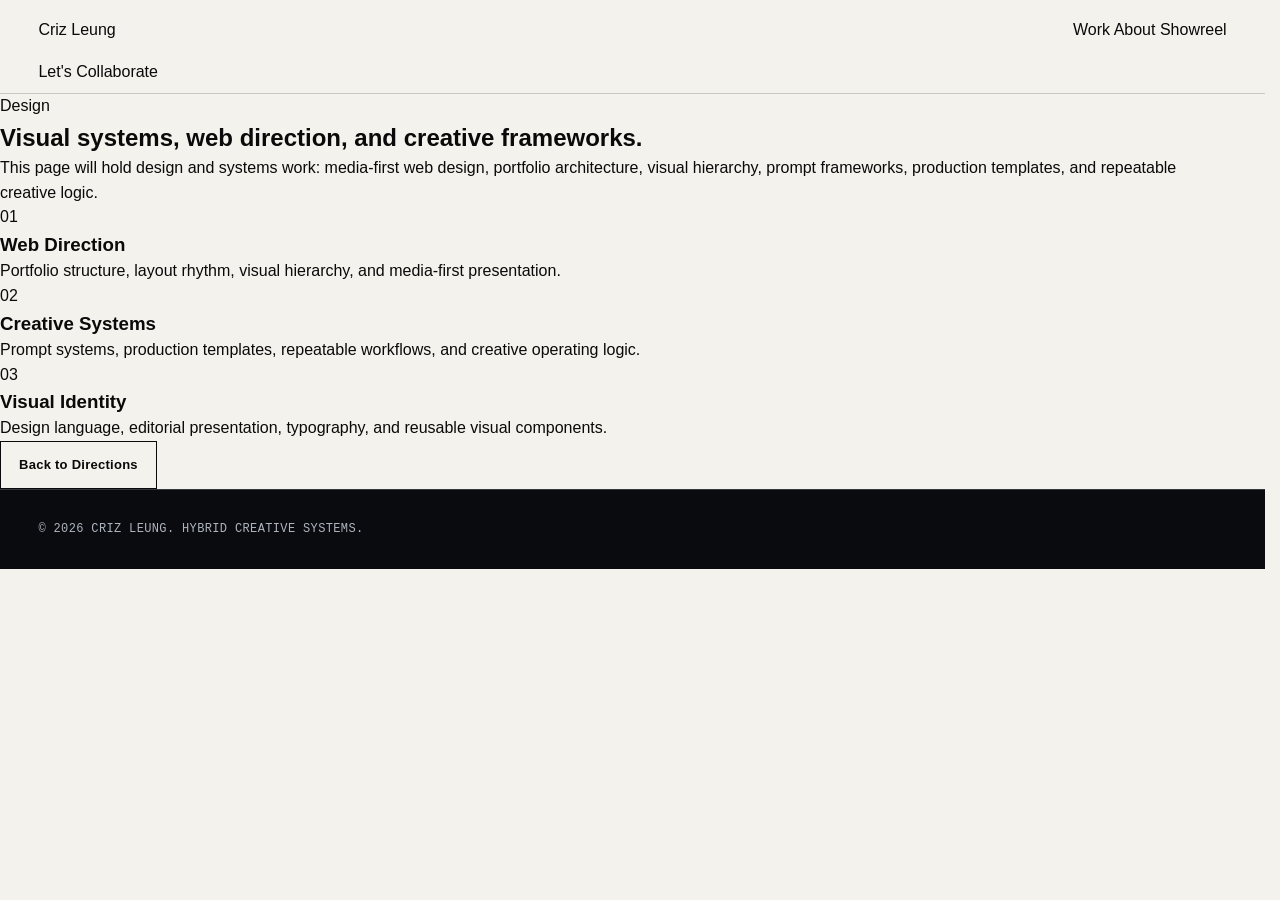
<file: public/design.html>
<!doctype html>
<html lang="en">
<head>
  <meta charset="utf-8" />
  <meta name="viewport" content="width=device-width, initial-scale=1" />
  <meta name="description" content="Criz Leung — design works, visual systems, portfolio systems, prompt frameworks, and production logic." />
  <title>Design — Criz Leung</title>
  <link rel="stylesheet" href="style.css" />
</head>
<body class="category-page">
  <header class="site-header runway-header" data-reveal>
    <a class="brand" href="index.html" aria-label="Criz Leung home">Criz Leung</a>
    <nav class="nav" aria-label="Primary navigation">
      <a href="index.html#works">Work</a>
      <a href="index.html#about">About</a>
      <a href="showreel.html">Showreel</a>
    </nav>
    <a class="nav-cta" href="mailto:crizleung21@gmail.com">Let's Collaborate</a>
  </header>

  <main>
    <section class="category-hero dark-section">
      <div class="category-page-copy" data-reveal>
        <p class="label">Design</p>
        <h1>Visual systems, web direction, and creative frameworks.</h1>
        <p class="category-page-lede">This page will hold design and systems work: media-first web design, portfolio architecture, visual hierarchy, prompt frameworks, production templates, and repeatable creative logic.</p>
      </div>
      <div class="category-page-grid">
        <article class="archive-card" data-reveal><span>01</span><h3>Web Direction</h3><p>Portfolio structure, layout rhythm, visual hierarchy, and media-first presentation.</p></article>
        <article class="archive-card" data-reveal><span>02</span><h3>Creative Systems</h3><p>Prompt systems, production templates, repeatable workflows, and creative operating logic.</p></article>
        <article class="archive-card" data-reveal><span>03</span><h3>Visual Identity</h3><p>Design language, editorial presentation, typography, and reusable visual components.</p></article>
      </div>
      <div class="category-return" data-reveal>
        <a class="button light-button" href="index.html#works">Back to Directions</a>
      </div>
    </section>
  </main>

  <footer class="site-footer"><p>© 2026 Criz Leung. Hybrid Creative Systems.</p></footer>
  <script src="script.js"></script>
</body>
</html>
</file>
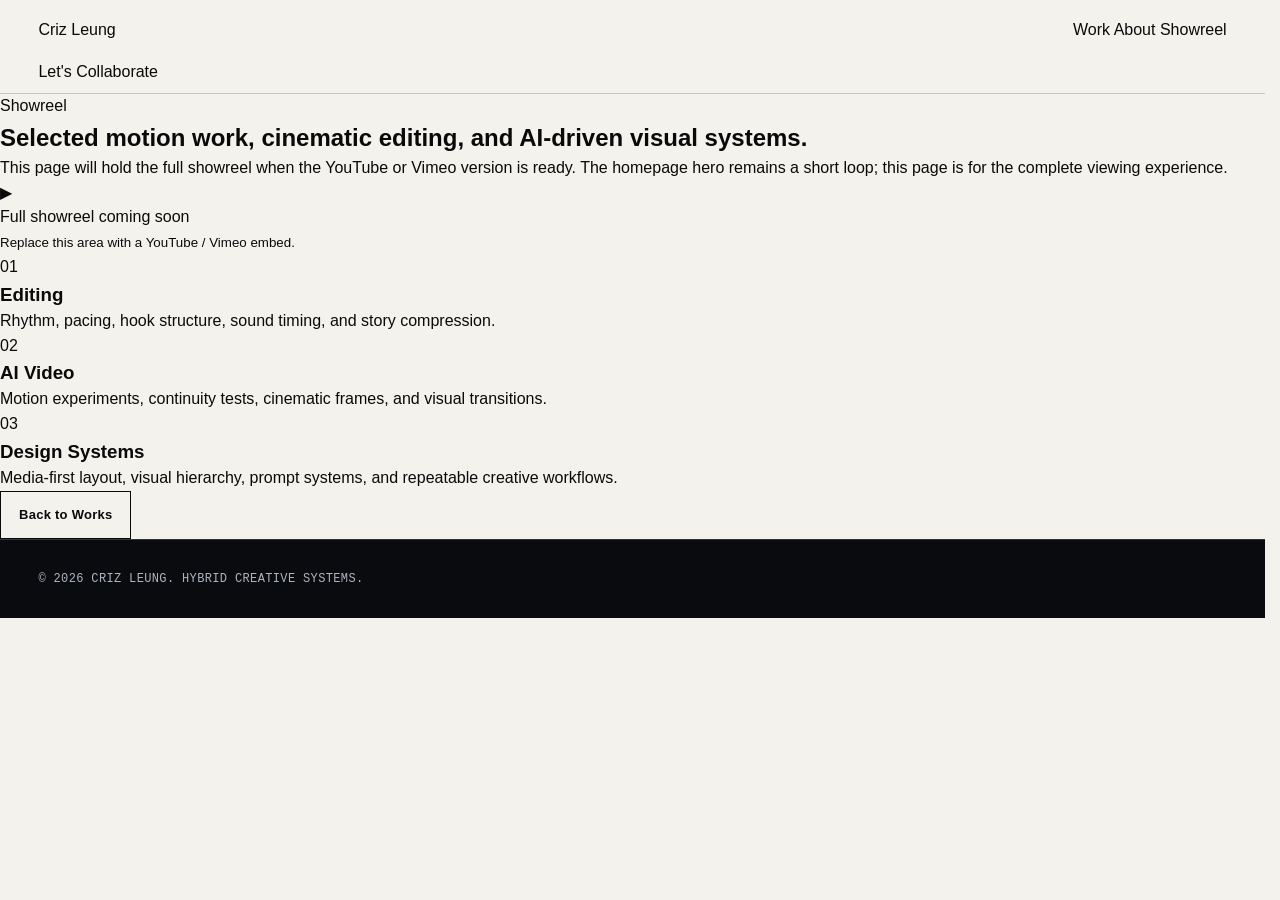
<file: public/showreel.html>
<!doctype html>
<html lang="en">
<head>
  <meta charset="utf-8" />
  <meta name="viewport" content="width=device-width, initial-scale=1" />
  <meta name="description" content="Criz Leung — showreel page for cinematic editing, AI video, and visual design systems." />
  <title>Showreel — Criz Leung</title>
  <link rel="stylesheet" href="style.css" />
</head>
<body class="showreel-page">
  <header class="site-header runway-header" data-reveal>
    <a class="brand" href="index.html" aria-label="Criz Leung home">Criz Leung</a>
    <nav class="nav" aria-label="Primary navigation">
      <a href="index.html#works">Work</a>
      <a href="index.html#about">About</a>
      <a href="showreel.html">Showreel</a>
    </nav>
    <a class="nav-cta" href="mailto:crizleung21@gmail.com">Let's Collaborate</a>
  </header>

  <main>
    <section class="showreel-page-hero dark-section">
      <div class="showreel-page-copy" data-reveal>
        <p class="label">Showreel</p>
        <h1>Selected motion work, cinematic editing, and AI-driven visual systems.</h1>
        <p class="showreel-page-lede">This page will hold the full showreel when the YouTube or Vimeo version is ready. The homepage hero remains a short loop; this page is for the complete viewing experience.</p>
      </div>

      <div class="showreel-page-player" data-reveal>
        <div class="showreel-placeholder showreel-page-placeholder" role="img" aria-label="Full showreel placeholder">
          <span class="play-icon">▶</span>
          <p>Full showreel coming soon</p>
          <small>Replace this area with a YouTube / Vimeo embed.</small>
        </div>
      </div>
    </section>

    <section class="section dark-section showreel-notes-section">
      <div class="showreel-notes-grid">
        <article class="method-card" data-reveal>
          <span>01</span>
          <h3>Editing</h3>
          <p>Rhythm, pacing, hook structure, sound timing, and story compression.</p>
        </article>
        <article class="method-card" data-reveal>
          <span>02</span>
          <h3>AI Video</h3>
          <p>Motion experiments, continuity tests, cinematic frames, and visual transitions.</p>
        </article>
        <article class="method-card" data-reveal>
          <span>03</span>
          <h3>Design Systems</h3>
          <p>Media-first layout, visual hierarchy, prompt systems, and repeatable creative workflows.</p>
        </article>
      </div>
      <div class="showreel-return" data-reveal>
        <a class="button light-button" href="index.html#works">Back to Works</a>
      </div>
    </section>
  </main>

  <footer class="site-footer">
    <p>© 2026 Criz Leung. Hybrid Creative Systems.</p>
  </footer>
  <script src="script.js"></script>
</body>
</html>
</file>
<file: style.css>
body {
  margin: 0;
  font-family: Arial, Helvetica, sans-serif;
  background: #0b0d10;
  color: #f4f6fb;
}

a { color: inherit; text-decoration: none; }

.site-header, .section, .site-footer {
  width: min(1120px, calc(100% - 32px));
  margin: 0 auto;
}

.site-header {
  display: flex;
  justify-content: space-between;
  align-items: center;
  padding: 24px 0;
}

.brand { font-size: 22px; font-weight: 800; }
.nav { display: flex; gap: 18px; color: #a6adbb; }
.section { padding: 72px 0; }
.hero { display: grid; grid-template-columns: 1fr 1fr; gap: 40px; align-items: center; min-height: 70vh; }
.eyebrow { color: #7dd3fc; text-transform: uppercase; letter-spacing: 0.18em; font-size: 12px; font-weight: 800; }
h1 { font-size: clamp(48px, 8vw, 92px); line-height: 0.95; letter-spacing: -0.06em; margin: 0 0 24px; }
h2 { font-size: clamp(32px, 5vw, 56px); line-height: 1; letter-spacing: -0.04em; margin: 0 0 24px; }
h3 { margin: 0 0 10px; }
p { color: #a6adbb; line-height: 1.7; }
.lede { font-size: 18px; max-width: 680px; }
.hero-actions, .contact-links, .tool-list { display: flex; flex-wrap: wrap; gap: 12px; }
.button { border: 1px solid #303744; border-radius: 999px; padding: 12px 18px; font-weight: 800; }
.button.primary { background: #f4f6fb; color: #0b0d10; }
.reel-card, .about-panel, .contact-panel, .work-card, .focus-list div { border: 1px solid #303744; border-radius: 24px; background: #141820; }
.reel-card { padding: 16px; }
.video-frame { aspect-ratio: 16 / 10; display: grid; place-items: center; text-align: center; border-radius: 18px; background: #111722; }
.play-mark { font-size: 42px; }
.work-grid { display: grid; grid-template-columns: repeat(4, 1fr); gap: 16px; }
.thumb { height: 190px; background: linear-gradient(135deg, #0ea5e9, #111827); border-radius: 24px 24px 0 0; }
.work-card:nth-child(2) .thumb { background: linear-gradient(135deg, #a855f7, #111827); }
.work-card:nth-child(3) .thumb { background: linear-gradient(135deg, #f97316, #111827); }
.work-card:nth-child(4) .thumb { background: linear-gradient(135deg, #22c55e, #111827); }
.work-content, .focus-list div { padding: 22px; }
.tag { color: #7dd3fc; font-size: 12px; font-weight: 800; text-transform: uppercase; letter-spacing: 0.14em; }
.split-section { display: grid; grid-template-columns: 1fr 1.1fr; gap: 36px; }
.focus-list { display: grid; gap: 16px; }
.about-panel, .contact-panel { padding: 42px; }
.tool-list { list-style: none; padding: 0; }
.tool-list li, .contact-links a { border: 1px solid #303744; border-radius: 999px; padding: 10px 14px; color: #a6adbb; }
.site-footer { padding: 32px 0 56px; border-top: 1px solid #303744; }
@media (max-width: 900px) { .hero, .split-section { grid-template-columns: 1fr; } .work-grid { grid-template-columns: repeat(2, 1fr); } }
@media (max-width: 620px) { .site-header { flex-direction: column; align-items: flex-start; } .work-grid { grid-template-columns: 1fr; } }
</file>
<file: public/style.css>
@layer reset, tokens, base, layout, components, states, motion, responsive;

@layer tokens {
  :root {
    color-scheme: light dark;
    --paper: #f4f2ec;
    --paper-bright: #ffffff;
    --ink: #0a0a0a;
    --panel: #090b0e;
    --panel-raised: #11141a;
    --line-light: #c8c7c2;
    --line-soft: #deddd8;
    --line-dark: #32363d;
    --text-muted-light: #555a62;
    --text-muted-dark: #aeb4bf;
    --signal: #155eef;
    --signal-dark: #3b82f6;
    --signal-on: #ffffff;
    --rail-width: 108px;
    --header-height: 72px;
    --gutter: clamp(20px, 3vw, 48px);
    --section-space: clamp(76px, 9vw, 144px);
    --content-max: 1600px;
    --text-measure: 68ch;
    --radius-sm: 3px;
    --radius-md: 8px;
    --font-body: Inter, ui-sans-serif, -apple-system, BlinkMacSystemFont, "Segoe UI", Helvetica, Arial, sans-serif;
    --font-display: "Arial Narrow", "Helvetica Neue", Arial, sans-serif;
    --font-mono: "SFMono-Regular", Consolas, "Liberation Mono", monospace;
    --ease-out: cubic-bezier(0.22, 1, 0.36, 1);
  }
}

@layer reset {
  *,
  *::before,
  *::after {
    box-sizing: border-box;
  }

  html {
    scroll-behavior: smooth;
    scrollbar-gutter: stable;
  }

  body,
  h1,
  h2,
  h3,
  h4,
  p,
  figure,
  blockquote,
  dl,
  dd,
  ol,
  ul {
    margin: 0;
  }

  ol,
  ul {
    padding: 0;
  }

  img,
  picture,
  video,
  svg {
    display: block;
    max-width: 100%;
  }

  img {
    height: auto;
  }

  button,
  input,
  textarea,
  select {
    font: inherit;
  }

  button,
  a {
    -webkit-tap-highlight-color: transparent;
  }
}

@layer base {
  body {
    min-width: 320px;
    margin: 0;
    background: var(--paper);
    color: var(--ink);
    font-family: var(--font-body);
    font-size: 16px;
    line-height: 1.55;
    text-rendering: optimizeLegibility;
  }

  body.project-stage-open {
    width: 100%;
    overflow: hidden;
  }

  a {
    color: inherit;
    text-decoration: none;
  }

  button {
    border: 0;
  }

  button:not(:disabled),
  [role="button"],
  a[href] {
    cursor: pointer;
  }

  :focus-visible {
    outline: 3px solid var(--signal);
    outline-offset: 4px;
  }

  ::selection {
    background: var(--signal);
    color: var(--signal-on);
  }

  [hidden] {
    display: none !important;
  }

  .no-js .project-filter-bar,
  .no-js .archive-layout,
  .js .static-projects {
    display: none;
  }

  h1,
  h2,
  h3,
  h4 {
    text-wrap: balance;
  }

  p {
    text-wrap: pretty;
  }

  section[id],
  main[id] {
    scroll-margin-top: 124px;
  }
}

@layer layout {
  .site-shell,
  .site-frame,
  main {
    min-width: 0;
  }

  .site-frame {
    background: var(--paper);
  }

  .archive-rail {
    display: none;
  }

  .site-header {
    position: sticky;
    top: 0;
    z-index: 50;
    display: grid;
    grid-template-columns: auto minmax(0, 1fr);
    min-height: 64px;
    align-items: center;
    gap: 8px;
    width: 100%;
    min-width: 0;
    padding: 5px var(--gutter);
    border-bottom: 1px solid var(--line-light);
    background: color-mix(in srgb, var(--paper) 94%, transparent);
    -webkit-backdrop-filter: blur(14px);
    backdrop-filter: blur(14px);
  }

  .hero,
  .capabilities-section,
  .process-section,
  .about-section {
    width: min(100%, var(--content-max));
    margin-inline: auto;
    padding-inline: var(--gutter);
  }

  .hero {
    display: grid;
    gap: clamp(38px, 6vw, 88px);
    padding-block: clamp(56px, 8vw, 120px) clamp(68px, 8vw, 112px);
  }

  .hero-copy,
  .hero-media,
  .preview-copy,
  .preview-media,
  .stage-content,
  .stage-media {
    min-width: 0;
  }

  .signal-route {
    display: grid;
    gap: 24px;
    width: 100%;
    padding: 24px var(--gutter);
    border-block: 1px solid var(--line-light);
    background: var(--paper-bright);
  }

  .archive-section,
  .experience-section,
  .contact-section {
    width: 100%;
    padding: var(--section-space) max(var(--gutter), calc((100vw - var(--content-max)) / 2 + var(--gutter)));
  }

  .capabilities-section,
  .process-section,
  .about-section {
    padding-block: var(--section-space);
  }

  .section-heading {
    display: grid;
    gap: 28px;
    margin-bottom: clamp(42px, 6vw, 82px);
  }

  .archive-layout {
    display: grid;
    border: 1px solid var(--line-dark);
    background: var(--panel);
  }

  .capability-grid {
    display: grid;
    gap: 1px;
    border: 1px solid var(--line-light);
    background: var(--line-light);
  }

  .process-route {
    display: grid;
    list-style: none;
    border-top: 1px solid var(--line-light);
  }

  .experience-section {
    display: grid;
    gap: clamp(48px, 7vw, 112px);
  }

  .about-section {
    display: grid;
    gap: 32px;
  }

  .about-columns {
    display: grid;
    gap: 24px;
  }

  .site-footer {
    display: grid;
    gap: 10px;
    padding: 30px var(--gutter);
    border-top: 1px solid var(--line-dark);
    background: var(--panel);
    color: var(--text-muted-dark);
  }
}

@layer components {
  .skip-link {
    position: fixed;
    top: 12px;
    left: 12px;
    z-index: 200;
    min-height: 44px;
    padding: 10px 16px;
    background: var(--signal);
    color: var(--signal-on);
    font-weight: 800;
    transform: translateY(-180%);
  }

  .skip-link:focus {
    transform: translateY(0);
  }

  .brand {
    display: inline-flex;
    flex-direction: column;
    width: fit-content;
    min-height: 44px;
    justify-content: center;
  }

  .brand span {
    font-size: 15px;
    font-weight: 850;
    letter-spacing: -0.02em;
    white-space: nowrap;
  }

  .brand small {
    color: var(--text-muted-light);
    font-family: var(--font-mono);
    font-size: 12px;
    letter-spacing: 0.03em;
    text-transform: uppercase;
  }

  .primary-nav {
    display: flex;
    gap: 3px;
    min-width: 0;
    padding: 3px 0;
    overflow-x: auto;
    overscroll-behavior-inline: contain;
    scrollbar-width: thin;
  }

  .primary-nav a {
    display: inline-flex;
    align-items: center;
    min-width: max-content;
    min-height: 44px;
    padding: 8px 11px;
    font-family: var(--font-mono);
    font-size: 12px;
    font-weight: 700;
    letter-spacing: 0.03em;
    text-transform: uppercase;
  }

  .primary-nav a:hover {
    background: var(--paper-bright);
  }

  .primary-nav .nav-cv {
    margin-left: 4px;
    background: var(--ink);
    color: var(--paper-bright);
  }

  .eyebrow,
  .micro-label,
  .card-index,
  .stage-category {
    color: var(--text-muted-light);
    font-family: var(--font-mono);
    font-size: 12px;
    font-weight: 700;
    letter-spacing: 0.08em;
    line-height: 1.4;
    text-transform: uppercase;
  }

  .eyebrow {
    display: flex;
    align-items: center;
    gap: 10px;
    margin-bottom: 22px;
  }

  .eyebrow-dark {
    color: var(--text-muted-dark);
  }

  .signal-dot {
    width: 8px;
    height: 8px;
    flex: 0 0 auto;
    border-radius: 50%;
    background: var(--signal);
    box-shadow: 0 0 0 4px color-mix(in srgb, var(--signal) 18%, transparent);
  }

  .hero h1 {
    max-width: 8ch;
    font-family: var(--font-display);
    font-size: clamp(3.65rem, 15vw, 8.5rem);
    font-stretch: condensed;
    font-weight: 900;
    letter-spacing: -0.075em;
    line-height: 0.82;
    text-transform: uppercase;
  }

  .hero-role {
    margin-top: 28px;
    color: var(--ink);
    font-size: clamp(1rem, 1.5vw, 1.25rem);
    font-weight: 800;
    letter-spacing: -0.025em;
  }

  .hero-value {
    max-width: 59ch;
    margin-top: 16px;
    color: var(--text-muted-light);
    font-size: clamp(1rem, 1.2vw, 1.12rem);
  }

  .hero-actions,
  .about-actions {
    display: flex;
    flex-wrap: wrap;
    align-items: center;
    gap: 10px 24px;
    margin-top: 30px;
  }

  .button,
  .text-link {
    display: inline-flex;
    align-items: center;
    justify-content: center;
    min-height: 48px;
    font-size: 13px;
    font-weight: 800;
    letter-spacing: 0.02em;
  }

  .button {
    gap: 10px;
    padding: 12px 18px;
    border: 1px solid var(--ink);
  }

  .button-primary {
    background: var(--ink);
    color: var(--paper-bright);
  }

  .button-primary:hover {
    background: var(--signal);
    border-color: var(--signal);
  }

  .text-link {
    gap: 8px;
    border-bottom: 1px solid currentColor;
  }

  .hero-disciplines {
    display: grid;
    gap: 0;
    max-width: 680px;
    margin-top: clamp(44px, 7vw, 84px);
    list-style: none;
    border-top: 1px solid var(--line-light);
  }

  .hero-disciplines li {
    display: grid;
    grid-template-columns: 38px minmax(0, 1fr);
    gap: 8px;
    padding: 11px 0;
    border-bottom: 1px solid var(--line-light);
    font-family: var(--font-mono);
    font-size: 12px;
    font-weight: 700;
    letter-spacing: 0.025em;
    text-transform: uppercase;
  }

  .hero-disciplines span {
    color: var(--signal);
  }

  .hero-media {
    position: relative;
    align-self: stretch;
    min-height: 320px;
    overflow: hidden;
    background: #11151b;
    color: var(--paper-bright);
  }

  .hero-poster,
  .hero-poster img {
    width: 100%;
    height: 100%;
  }

  .hero-poster img {
    min-height: 320px;
    object-fit: cover;
    filter: saturate(0.72) contrast(1.06);
  }

  .hero-media::after {
    position: absolute;
    inset: 0;
    content: "";
    pointer-events: none;
    background:
      linear-gradient(to top, rgba(4, 6, 8, 0.58), transparent 38%),
      linear-gradient(to right, rgba(4, 6, 8, 0.2), transparent 28%);
  }

  .frame-corners {
    position: absolute;
    inset: 24px;
    z-index: 2;
    pointer-events: none;
    background:
      linear-gradient(var(--paper-bright), var(--paper-bright)) left top / 18px 1px no-repeat,
      linear-gradient(var(--paper-bright), var(--paper-bright)) left top / 1px 18px no-repeat,
      linear-gradient(var(--paper-bright), var(--paper-bright)) right top / 18px 1px no-repeat,
      linear-gradient(var(--paper-bright), var(--paper-bright)) right top / 1px 18px no-repeat,
      linear-gradient(var(--paper-bright), var(--paper-bright)) left bottom / 18px 1px no-repeat,
      linear-gradient(var(--paper-bright), var(--paper-bright)) left bottom / 1px 18px no-repeat,
      linear-gradient(var(--paper-bright), var(--paper-bright)) right bottom / 18px 1px no-repeat,
      linear-gradient(var(--paper-bright), var(--paper-bright)) right bottom / 1px 18px no-repeat;
    opacity: 0.7;
  }

  .hero-media-label {
    position: absolute;
    right: 28px;
    bottom: 25px;
    left: 28px;
    z-index: 3;
    display: flex;
    justify-content: space-between;
    gap: 20px;
    font-family: var(--font-mono);
    font-size: 12px;
    letter-spacing: 0.04em;
    text-transform: uppercase;
  }

  .hero-media figcaption,
  .preview-media figcaption {
    position: absolute;
    width: 1px;
    height: 1px;
    padding: 0;
    overflow: hidden;
    clip: rect(0, 0, 0, 0);
    white-space: nowrap;
    border: 0;
  }

  .signal-route-intro p {
    margin-top: 4px;
    color: var(--text-muted-light);
    font-size: 16px;
  }

  .signal-route ol {
    display: grid;
    gap: 1px;
    list-style: none;
    background: var(--line-light);
  }

  .signal-route li {
    min-width: 0;
    background: var(--paper-bright);
  }

  .signal-route a {
    position: relative;
    display: grid;
    min-height: 88px;
    padding: 13px 15px;
  }

  .signal-route a::before {
    position: absolute;
    top: -4px;
    left: 15px;
    width: 9px;
    height: 9px;
    border: 2px solid var(--ink);
    border-radius: 50%;
    background: var(--paper-bright);
    content: "";
  }

  .signal-route .is-primary a::before {
    border-color: var(--signal);
    box-shadow: inset 0 0 0 2px var(--paper-bright);
    background: var(--signal);
  }

  .route-index {
    color: var(--signal);
    font-family: var(--font-mono);
    font-size: 12px;
  }

  .signal-route strong {
    align-self: end;
    font-size: 16px;
    text-transform: uppercase;
  }

  .signal-route small {
    color: var(--text-muted-light);
    font-size: 12px;
  }

  .archive-section {
    background: var(--panel);
    color: var(--paper-bright);
  }

  .section-heading h2,
  .experience-intro h2,
  .about-copy h2,
  .contact-section h2 {
    font-family: var(--font-display);
    font-size: clamp(2.6rem, 7vw, 6.5rem);
    font-weight: 900;
    letter-spacing: -0.065em;
    line-height: 0.9;
    text-transform: uppercase;
  }

  .section-heading > p,
  .experience-intro > p,
  .contact-section > p {
    max-width: var(--text-measure);
    color: var(--text-muted-light);
    font-size: clamp(1rem, 1.2vw, 1.12rem);
  }

  .archive-heading > p,
  .experience-intro > p,
  .contact-section > p {
    color: var(--text-muted-dark);
  }

  .project-filter-bar {
    display: flex;
    gap: 7px;
    margin-bottom: 18px;
    padding-bottom: 8px;
    overflow-x: auto;
    overscroll-behavior-inline: contain;
    scrollbar-width: thin;
  }

  .project-filter {
    display: inline-flex;
    align-items: center;
    gap: 9px;
    min-width: max-content;
    min-height: 44px;
    padding: 9px 13px;
    border: 1px solid var(--line-dark);
    background: transparent;
    color: var(--text-muted-dark);
    font-family: var(--font-mono);
    font-size: 12px;
    font-weight: 700;
    text-transform: uppercase;
  }

  .project-filter span {
    display: inline-grid;
    min-width: 22px;
    min-height: 22px;
    place-items: center;
    border: 1px solid currentColor;
    border-radius: 50%;
    font-size: 12px;
  }

  .project-filter:hover,
  .project-filter.is-active,
  .project-filter[aria-pressed="true"] {
    border-color: var(--signal);
    background: var(--signal);
    color: var(--signal-on);
  }

  .archive-index-panel {
    min-width: 0;
    border-bottom: 1px solid var(--line-dark);
  }

  .archive-index-heading {
    display: flex;
    min-height: 56px;
    align-items: center;
    justify-content: space-between;
    gap: 20px;
    padding: 12px 18px;
    border-bottom: 1px solid var(--line-dark);
    color: var(--text-muted-dark);
    font-family: var(--font-mono);
    font-size: 12px;
    letter-spacing: 0.06em;
    text-transform: uppercase;
  }

  .archive-index-heading strong {
    color: var(--paper-bright);
  }

  .project-index {
    list-style: none;
  }

  .project-index-item + .project-index-item {
    border-top: 1px solid var(--line-dark);
  }

  .project-trigger {
    position: relative;
    display: grid;
    grid-template-columns: 34px minmax(0, 1fr) 28px;
    gap: 12px;
    width: 100%;
    min-height: 88px;
    align-items: center;
    padding: 15px 16px;
    border-left: 3px solid transparent;
    background: transparent;
    color: var(--paper-bright);
    text-align: left;
  }

  .project-trigger:hover {
    background: var(--panel-raised);
  }

  .project-trigger.is-active,
  .project-index-item.is-active .project-trigger,
  .project-trigger[aria-current="true"] {
    border-left-color: var(--signal);
    background: var(--panel-raised);
  }

  .project-card-index {
    color: var(--text-muted-dark);
    font-family: var(--font-display);
    font-size: 25px;
    font-weight: 800;
    line-height: 1;
  }

  .project-trigger.is-active .project-card-index,
  .project-index-item.is-active .project-card-index,
  .project-trigger[aria-current="true"] .project-card-index {
    color: var(--signal-dark);
  }

  .project-card-main {
    display: grid;
    min-width: 0;
    gap: 4px;
  }

  .project-card-main strong {
    overflow-wrap: anywhere;
    font-size: 15px;
    line-height: 1.25;
  }

  .project-card-main small,
  .project-card-category,
  .project-card-year {
    min-width: 0;
    overflow-wrap: anywhere;
    color: var(--text-muted-dark);
    font-family: var(--font-mono);
    font-size: 12px;
    line-height: 1.4;
    text-transform: uppercase;
  }

  .project-card-category,
  .project-card-year {
    display: none;
  }

  .project-card-arrow {
    display: grid;
    width: 28px;
    height: 28px;
    place-items: center;
    justify-self: end;
    border-radius: 50%;
    background: var(--line-dark);
    color: var(--paper-bright);
  }

  .project-trigger:hover .project-card-arrow,
  .project-trigger.is-active .project-card-arrow,
  .project-index-item.is-active .project-card-arrow {
    background: var(--signal);
  }

  .project-status {
    min-height: 44px;
    padding: 12px 18px;
    color: var(--text-muted-dark);
    font-family: var(--font-mono);
    font-size: 12px;
  }

  .active-preview {
    display: grid;
    min-width: 0;
    background: linear-gradient(135deg, #0e1116, var(--panel) 54%);
  }

  .preview-copy {
    position: relative;
    z-index: 2;
    padding: clamp(24px, 4vw, 58px);
  }

  .preview-number {
    display: flex;
    align-items: baseline;
    gap: 11px;
    color: var(--signal-dark);
    font-family: var(--font-display);
    font-size: clamp(3.4rem, 8vw, 7.5rem);
    font-weight: 900;
    letter-spacing: -0.06em;
    line-height: 0.8;
  }

  .preview-number i {
    color: var(--text-muted-dark);
    font-size: 0.34em;
    font-style: normal;
    font-weight: 400;
  }

  .preview-category {
    margin-top: 28px;
    color: var(--signal-dark);
    font-family: var(--font-mono);
    font-size: 12px;
    font-weight: 700;
    letter-spacing: 0.07em;
    text-transform: uppercase;
  }

  .active-preview h3 {
    max-width: 16ch;
    margin-top: 8px;
    font-family: var(--font-display);
    font-size: clamp(2rem, 5vw, 4.9rem);
    font-weight: 900;
    letter-spacing: -0.055em;
    line-height: 0.9;
    text-transform: uppercase;
  }

  .preview-meta,
  .stage-meta {
    display: grid;
    grid-template-columns: minmax(0, 2fr) minmax(80px, 1fr);
    margin-top: 28px;
    border-block: 1px solid var(--line-dark);
  }

  .preview-meta div,
  .stage-meta div {
    min-width: 0;
    padding: 12px 12px 12px 0;
  }

  .preview-meta div + div,
  .stage-meta div + div {
    padding-left: 12px;
    border-left: 1px solid var(--line-dark);
  }

  .preview-meta dt,
  .stage-meta dt {
    color: var(--text-muted-dark);
    font-family: var(--font-mono);
    font-size: 12px;
    letter-spacing: 0.06em;
    text-transform: uppercase;
  }

  .preview-meta dd,
  .stage-meta dd {
    margin-top: 4px;
    overflow-wrap: anywhere;
    color: var(--paper-bright);
    font-size: 14px;
  }

  .preview-summary {
    max-width: 56ch;
    margin-top: 24px;
    color: var(--text-muted-dark);
  }

  .tag-list,
  .stage-tools,
  .stage-actions {
    display: flex;
    flex-wrap: wrap;
    gap: 7px;
    margin-top: 22px;
  }

  .tag-list > *,
  .stage-tools > * {
    padding: 6px 9px;
    border: 1px solid var(--line-dark);
    color: var(--text-muted-dark);
    font-family: var(--font-mono);
    font-size: 12px;
    text-transform: uppercase;
  }

  .preview-media {
    position: relative;
    min-height: 280px;
    overflow: hidden;
    border-top: 1px solid var(--line-dark);
    background:
      radial-gradient(circle at 72% 45%, rgba(21, 94, 239, 0.28), transparent 22%),
      linear-gradient(145deg, #181d26, #090b0e 64%);
  }

  .preview-media img {
    width: 100%;
    height: 100%;
    min-height: 280px;
    object-fit: cover;
  }

  .preview-grid {
    position: absolute;
    inset: 0;
    pointer-events: none;
    background-image:
      linear-gradient(rgba(255,255,255,0.045) 1px, transparent 1px),
      linear-gradient(90deg, rgba(255,255,255,0.045) 1px, transparent 1px);
    background-size: 48px 48px;
    -webkit-mask-image: linear-gradient(to right, transparent, #000);
    mask-image: linear-gradient(to right, transparent, #000);
  }

  .noscript-projects {
    margin-top: 24px;
    padding-top: 28px;
    border-top: 1px solid var(--line-dark);
  }

  .noscript-projects > h3 {
    margin-bottom: 20px;
    font-size: 18px;
  }

  .noscript-grid {
    display: grid;
    gap: 16px;
  }

  .noscript-grid article {
    border: 1px solid var(--line-dark);
    background: var(--panel-raised);
    padding: 14px;
  }

  .noscript-grid img {
    width: 100%;
    aspect-ratio: 16 / 9;
    object-fit: cover;
    margin-bottom: 16px;
  }

  .noscript-grid h4 {
    margin: 5px 0 8px;
    font-size: 20px;
  }

  .noscript-grid p {
    color: var(--text-muted-dark);
    font-size: 16px;
  }

  .light-heading > p {
    align-self: end;
  }

  .capability-card {
    min-width: 0;
    padding: clamp(26px, 4vw, 50px);
    background: var(--paper-bright);
  }

  .capability-card-primary {
    background: var(--ink);
    color: var(--paper-bright);
  }

  .capability-card h3 {
    margin-top: 58px;
    font-size: clamp(1.6rem, 3vw, 2.6rem);
    letter-spacing: -0.045em;
    line-height: 1;
  }

  .capability-card p {
    margin-top: 17px;
    color: var(--text-muted-light);
  }

  .capability-card-primary p,
  .capability-card-primary .card-index {
    color: var(--text-muted-dark);
  }

  .capability-card ul {
    display: grid;
    gap: 0;
    margin-top: 32px;
    list-style: none;
    border-top: 1px solid var(--line-light);
  }

  .capability-card-primary ul {
    border-color: var(--line-dark);
  }

  .capability-card li {
    position: relative;
    padding: 9px 0 9px 18px;
    border-bottom: 1px solid var(--line-light);
    font-family: var(--font-mono);
    font-size: 16px;
    text-transform: uppercase;
  }

  .capability-card-primary li {
    border-color: var(--line-dark);
  }

  .capability-card li::before {
    position: absolute;
    top: 15px;
    left: 1px;
    width: 5px;
    height: 5px;
    border-radius: 50%;
    background: var(--signal);
    content: "";
  }

  .process-section {
    border-top: 1px solid var(--line-light);
  }

  .process-route li {
    display: grid;
    grid-template-columns: 48px minmax(0, 1fr);
    gap: 18px;
    padding: 26px 0;
    border-bottom: 1px solid var(--line-light);
  }

  .process-route > li > span {
    color: var(--signal);
    font-family: var(--font-display);
    font-size: 30px;
    font-weight: 800;
    letter-spacing: -0.04em;
    line-height: 1;
  }

  .process-route h3 {
    font-size: 18px;
    letter-spacing: -0.02em;
  }

  .process-route p {
    max-width: 58ch;
    margin-top: 9px;
    color: var(--text-muted-light);
    font-size: 16px;
  }

  .process-route small {
    display: block;
    margin-top: 17px;
    color: var(--text-muted-light);
    font-family: var(--font-mono);
    font-size: 12px;
    text-transform: uppercase;
  }

  .experience-section {
    background: var(--panel);
    color: var(--paper-bright);
  }

  .experience-intro h2 {
    max-width: 12ch;
  }

  .experience-intro > p:last-child {
    margin-top: 24px;
  }

  .experience-timeline {
    list-style: none;
    border-top: 1px solid var(--line-dark);
  }

  .experience-timeline li {
    display: grid;
    gap: 10px;
    padding: 23px 0;
    border-bottom: 1px solid var(--line-dark);
  }

  .experience-timeline time {
    color: var(--signal-dark);
    font-family: var(--font-mono);
    font-size: 12px;
    font-weight: 700;
    text-transform: uppercase;
  }

  .experience-timeline div {
    display: grid;
    gap: 4px;
  }

  .experience-timeline strong {
    font-size: clamp(1rem, 1.7vw, 1.35rem);
    line-height: 1.25;
  }

  .experience-timeline span {
    color: var(--text-muted-dark);
    font-size: 16px;
  }

  .about-index {
    color: var(--line-light);
    font-family: var(--font-display);
    font-size: clamp(6rem, 18vw, 16rem);
    font-weight: 900;
    letter-spacing: -0.08em;
    line-height: 0.72;
  }

  .about-copy h2 {
    max-width: 14ch;
  }

  .about-columns {
    max-width: 1050px;
    margin-top: 36px;
  }

  .about-columns p {
    color: var(--text-muted-light);
    font-size: clamp(1rem, 1.4vw, 1.18rem);
  }

  .contact-section {
    background: var(--panel);
    color: var(--paper-bright);
  }

  .contact-section h2 {
    max-width: 13ch;
  }

  .contact-section > p:not(.eyebrow) {
    margin-top: 28px;
  }

  .contact-link {
    display: flex;
    min-width: 0;
    min-height: 72px;
    align-items: center;
    justify-content: space-between;
    gap: 24px;
    margin-top: clamp(44px, 7vw, 88px);
    padding: 18px 0;
    border-block: 1px solid var(--line-dark);
    color: var(--paper-bright);
    font-size: clamp(1.15rem, 4vw, 3.7rem);
    font-weight: 700;
    letter-spacing: -0.045em;
  }

  .contact-link span:first-child {
    min-width: 0;
    overflow-wrap: anywhere;
  }

  .contact-link:hover {
    color: var(--signal-dark);
  }

  .site-footer p,
  .site-footer a {
    font-family: var(--font-mono);
    font-size: 12px;
    letter-spacing: 0.03em;
    text-transform: uppercase;
  }

  .site-footer a {
    display: inline-flex;
    min-height: 44px;
    align-items: center;
    justify-self: start;
    color: var(--paper-bright);
  }

  /* Full-screen project stage */
  .project-stage {
    width: calc(100vw - 16px);
    max-width: none;
    height: calc(100vh - 16px);
    height: calc(100dvh - 16px);
    max-height: none;
    margin: auto;
    padding: 0;
    overflow: hidden;
    border: 1px solid var(--line-dark);
    background: var(--panel);
    color: var(--paper-bright);
    transition: opacity 320ms ease, transform 320ms var(--ease-out);
  }

  .project-stage::backdrop {
    background: rgba(0, 0, 0, 0.84);
    -webkit-backdrop-filter: blur(8px);
    backdrop-filter: blur(8px);
  }

  .project-stage-surface {
    display: grid;
    grid-template-rows: auto minmax(0, 1fr) auto;
    width: 100%;
    min-height: 100%;
    max-height: 100%;
  }

  .project-stage-header,
  .project-stage-footer {
    position: relative;
    z-index: 4;
    display: grid;
    align-items: center;
    gap: 12px;
    min-height: 64px;
    padding: 8px clamp(14px, 2vw, 30px);
    background: var(--panel);
  }

  .project-stage-header {
    grid-template-columns: minmax(0, 1fr) auto;
    border-bottom: 1px solid var(--line-dark);
    padding-top: max(8px, env(safe-area-inset-top));
    padding-right: max(clamp(14px, 2vw, 30px), env(safe-area-inset-right));
    padding-left: max(clamp(14px, 2vw, 30px), env(safe-area-inset-left));
  }

  .project-stage-header p,
  .project-stage-footer p {
    min-width: 0;
    color: var(--text-muted-dark);
    font-family: var(--font-mono);
    font-size: 12px;
    letter-spacing: 0.06em;
    text-transform: uppercase;
  }

  .stage-close,
  .project-stage-footer button {
    display: inline-flex;
    min-width: 44px;
    min-height: 44px;
    align-items: center;
    justify-content: center;
    gap: 12px;
    padding: 8px 12px;
    border: 1px solid var(--line-dark);
    background: transparent;
    color: var(--paper-bright);
    font-family: var(--font-mono);
    font-size: 12px;
    font-weight: 700;
    text-transform: uppercase;
  }

  .stage-close span:last-child {
    color: var(--text-muted-dark);
    font-size: 12px;
  }

  .stage-close:hover,
  .project-stage-footer button:hover:not([aria-disabled="true"]) {
    border-color: var(--signal);
    background: var(--signal);
  }

  .project-stage-grid {
    display: grid;
    min-height: 0;
    overflow-y: auto;
    overscroll-behavior: contain;
    transition: opacity 220ms ease;
  }

  .stage-media {
    position: relative;
    min-height: 34vh;
    background:
      radial-gradient(circle at 60% 44%, rgba(21,94,239,0.24), transparent 28%),
      linear-gradient(145deg, #191d25, #08090c 68%);
  }

  .stage-media img {
    width: 100%;
    height: 100%;
    min-height: 34vh;
    object-fit: contain;
    background: var(--panel);
  }

  .stage-media video,
  .stage-media iframe {
    width: 100%;
    height: 100%;
    min-height: 34vh;
    border: 0;
    background: #000;
    object-fit: contain;
  }

  .stage-media-play {
    position: absolute;
    inset: 50% auto auto 50%;
    z-index: 2;
    display: inline-flex;
    min-width: 148px;
    min-height: 48px;
    align-items: center;
    justify-content: center;
    padding: 12px 18px;
    border: 1px solid var(--paper-bright);
    background: rgba(9, 11, 14, 0.9);
    color: var(--paper-bright);
    font-size: 12px;
    font-weight: 800;
    transform: translate(-50%, -50%);
  }

  .stage-media-play:hover {
    border-color: var(--signal);
    background: var(--signal);
  }

  .stage-media figcaption {
    position: absolute;
    right: 16px;
    bottom: 12px;
    left: 16px;
    color: var(--text-muted-dark);
    font-family: var(--font-mono);
    font-size: 12px;
    text-transform: uppercase;
  }

  .stage-media-caption {
    position: absolute;
    right: 16px;
    bottom: 12px;
    left: 16px;
    color: var(--text-muted-dark);
    font-family: var(--font-mono);
    font-size: 12px;
    text-transform: uppercase;
  }

  .stage-media-notice {
    position: absolute;
    right: 16px;
    bottom: 40px;
    left: 16px;
    padding: 10px 12px;
    border: 1px solid var(--line-dark);
    background: rgba(9, 11, 14, 0.9);
    color: var(--text-muted-dark);
    font-size: 14px;
  }

  .stage-content {
    padding: clamp(28px, 5vw, 74px) clamp(20px, 4vw, 60px);
    border-top: 1px solid var(--line-dark);
  }

  .stage-category {
    color: var(--signal-dark);
  }

  .stage-content > h2 {
    max-width: 13ch;
    margin-top: 10px;
    font-family: var(--font-display);
    font-size: clamp(2.8rem, 8vw, 7rem);
    font-weight: 900;
    letter-spacing: -0.065em;
    line-height: 0.86;
    text-transform: uppercase;
    overflow-wrap: anywhere;
  }

  .stage-summary {
    max-width: 58ch;
    margin-top: 28px;
    color: var(--text-muted-dark);
    font-size: clamp(1rem, 1.4vw, 1.16rem);
  }

  .stage-detail {
    max-width: 64ch;
    margin-top: 30px;
    padding-top: 20px;
    border-top: 1px solid var(--line-dark);
  }

  .stage-detail h3 {
    color: var(--text-muted-dark);
    font-family: var(--font-mono);
    font-size: 12px;
    letter-spacing: 0.06em;
    text-transform: uppercase;
  }

  .stage-detail p,
  .stage-detail ul {
    margin-top: 10px;
    color: var(--paper-bright);
    font-size: 16px;
  }

  .stage-detail ul {
    display: grid;
    gap: 8px;
    padding-left: 18px;
  }

  .stage-actions a {
    display: inline-flex;
    min-height: 44px;
    align-items: center;
    padding: 9px 13px;
    background: var(--signal);
    color: var(--signal-on);
    font-size: 12px;
    font-weight: 800;
  }

  .project-stage-footer {
    grid-template-columns: minmax(100px, auto) minmax(0, 1fr) minmax(100px, auto);
    border-top: 1px solid var(--line-dark);
    padding-right: max(clamp(14px, 2vw, 30px), env(safe-area-inset-right));
    padding-bottom: max(8px, env(safe-area-inset-bottom));
    padding-left: max(clamp(14px, 2vw, 30px), env(safe-area-inset-left));
  }

  .project-stage-footer p {
    text-align: center;
  }

  .project-stage-footer button[aria-disabled="true"] {
    border-style: dashed;
    color: var(--text-muted-dark);
    cursor: not-allowed;
    opacity: 0.66;
  }

  .stage-morph-layer {
    position: fixed;
    z-index: 10;
    pointer-events: none;
    background: var(--panel-raised) center / cover no-repeat;
    opacity: 0;
  }
}

@layer states {
  .project-stage[open] {
    opacity: 1;
  }

  .project-stage.is-open {
    opacity: 1;
  }

  .project-stage.is-closing {
    pointer-events: none;
    opacity: 0;
  }

  .active-preview.is-updating,
  .project-stage.is-switching .project-stage-grid {
    opacity: 0.55;
  }

  html.is-reduced-motion .stage-morph-layer,
  html[data-save-data="true"] .stage-morph-layer {
    display: none;
  }
}

@layer motion {
  .skip-link,
  .primary-nav a,
  .button,
  .text-link,
  .signal-route a,
  .project-filter,
  .project-trigger,
  .project-card-arrow,
  .contact-link,
  .stage-close,
  .project-stage-footer button {
    transition:
      color 180ms ease,
      background-color 180ms ease,
      border-color 180ms ease,
      opacity 180ms ease,
      transform 220ms var(--ease-out);
  }

  .active-preview {
    transition: opacity 220ms ease;
  }

  .project-stage[open] {
    animation: stage-enter 480ms var(--ease-out) backwards;
  }

  .project-stage[open].is-closing {
    animation: none;
    opacity: 0;
    transform: translateY(8px) scale(0.995);
  }

  @keyframes stage-enter {
    from {
      opacity: 0;
      transform: translateY(12px) scale(0.992);
    }
    to {
      opacity: 1;
      transform: none;
    }
  }

  @media (hover: hover) and (pointer: fine) {
    .hero-media:hover .hero-poster img {
      transform: scale(1.012);
    }

    .hero-poster img {
      transition: transform 700ms var(--ease-out), filter 300ms ease;
    }

    .signal-route a:hover {
      background: color-mix(in srgb, var(--signal) 6%, var(--paper-bright));
    }
  }
}

@layer responsive {
  @media (min-width: 560px) {
    .site-header {
      grid-template-columns: minmax(210px, 1fr) auto;
      align-items: center;
      padding-block: 5px;
    }

    .primary-nav {
      justify-self: end;
    }

    .noscript-grid {
      grid-template-columns: repeat(2, minmax(0, 1fr));
    }

    .experience-timeline li {
      grid-template-columns: minmax(130px, 0.7fr) minmax(0, 2fr);
      align-items: baseline;
    }

    .site-footer {
      grid-template-columns: 1fr 1fr auto;
      align-items: center;
    }

    .site-footer a {
      justify-self: end;
    }
  }

  @media (min-width: 720px) {
    .section-heading {
      grid-template-columns: minmax(0, 1.45fr) minmax(260px, 0.7fr);
      align-items: end;
    }

    .signal-route {
      grid-template-columns: minmax(150px, 0.42fr) minmax(0, 1.58fr);
      align-items: center;
    }

    .signal-route ol {
      grid-template-columns: repeat(3, minmax(0, 1fr));
    }

    .capability-grid {
      grid-template-columns: repeat(2, minmax(0, 1fr));
    }

    .capability-card-primary {
      grid-row: span 2;
    }

    .process-route {
      grid-template-columns: repeat(2, minmax(0, 1fr));
      border-left: 1px solid var(--line-light);
    }

    .process-route li {
      padding: 30px;
      border-right: 1px solid var(--line-light);
    }

    .about-section {
      grid-template-columns: minmax(130px, 0.32fr) minmax(0, 1.68fr);
      align-items: start;
    }

    .about-columns {
      grid-template-columns: repeat(2, minmax(0, 1fr));
    }
  }

  @media (min-width: 768px) and (max-width: 1199px) {
    .site-shell {
      display: block;
    }

    .archive-rail {
      position: sticky;
      top: 0;
      z-index: 60;
      display: flex;
      width: 100%;
      min-height: 54px;
      align-items: center;
      gap: 20px;
      padding: 5px var(--gutter);
      border-bottom: 1px solid var(--line-light);
      background: var(--paper-bright);
    }

    .rail-mark {
      display: flex;
      gap: 5px;
      align-items: center;
      min-height: 44px;
      font-family: var(--font-display);
      font-size: 13px;
      font-weight: 900;
      line-height: 0.9;
    }

    .rail-title {
      color: var(--text-muted-light);
      font-family: var(--font-mono);
      font-size: 12px;
      text-transform: uppercase;
    }

    .rail-nav {
      display: flex;
      min-width: 0;
      margin-left: auto;
      overflow-x: auto;
    }

    .rail-nav a {
      display: inline-flex;
      min-width: max-content;
      min-height: 44px;
      align-items: center;
      gap: 5px;
      padding: 7px 9px;
      font-family: var(--font-mono);
      font-size: 12px;
      text-transform: uppercase;
    }

    .rail-nav span {
      color: var(--signal);
    }

    .rail-note {
      display: none;
    }

    .site-header {
      top: 54px;
    }

    section[id],
    main[id] {
      scroll-margin-top: 146px;
    }
  }

  @media (min-width: 900px) {
    .archive-layout {
      grid-template-columns: minmax(320px, 0.75fr) minmax(0, 1.45fr);
      min-height: min(760px, 78svh);
    }

    .archive-index-panel {
      border-right: 1px solid var(--line-dark);
      border-bottom: 0;
    }

    .capability-grid {
      grid-template-columns: 1.15fr 1fr 1fr;
    }

    .capability-card-primary {
      grid-row: auto;
    }

    .experience-section {
      grid-template-columns: minmax(330px, 0.82fr) minmax(0, 1.18fr);
      align-items: start;
    }

    .project-stage-grid {
      grid-template-columns: minmax(0, 1.18fr) minmax(390px, 0.82fr);
      overflow: hidden;
    }

    .stage-media {
      min-height: 0;
      border-right: 1px solid var(--line-dark);
    }

    .stage-media img {
      min-height: 100%;
    }

    .stage-content {
      overflow-y: auto;
      overscroll-behavior: contain;
      border-top: 0;
    }
  }

  @media (min-width: 1100px) {
    .process-route {
      grid-template-columns: repeat(4, minmax(0, 1fr));
    }

    .process-route li {
      grid-template-columns: 1fr;
      align-content: start;
      min-height: 340px;
    }
  }

  @media (min-width: 1200px) {
    .site-shell {
      display: grid;
      grid-template-columns: var(--rail-width) minmax(0, 1fr);
    }

    .archive-rail {
      position: sticky;
      top: 0;
      z-index: 70;
      display: grid;
      grid-template-rows: auto 1fr auto auto;
      width: var(--rail-width);
      height: 100vh;
      height: 100svh;
      align-items: start;
      border-right: 1px solid var(--line-light);
      background: var(--paper-bright);
    }

    .rail-mark {
      display: grid;
      min-height: 96px;
      place-content: center;
      padding: 18px 10px;
      background: var(--ink);
      color: var(--paper-bright);
      font-family: var(--font-display);
      font-size: 22px;
      font-weight: 900;
      letter-spacing: -0.06em;
      line-height: 0.78;
      text-align: center;
    }

    .rail-title {
      align-self: center;
      justify-self: center;
      color: var(--text-muted-light);
      font-family: var(--font-mono);
      font-size: 12px;
      letter-spacing: 0.07em;
      text-transform: uppercase;
      writing-mode: vertical-rl;
      transform: rotate(180deg);
    }

    .rail-nav {
      display: grid;
      align-self: end;
      width: 100%;
      border-top: 1px solid var(--line-light);
    }

    .rail-nav a {
      display: grid;
      min-height: 44px;
      place-content: center;
      border-bottom: 1px solid var(--line-light);
      font-family: var(--font-mono);
      font-size: 0;
      text-align: center;
    }

    .rail-nav span {
      color: var(--text-muted-light);
      font-size: 12px;
    }

    .rail-nav a:hover span,
    .rail-nav a:focus-visible span {
      color: var(--signal);
    }

    .rail-note {
      padding: 18px 6px;
      color: var(--text-muted-light);
      font-family: var(--font-mono);
      font-size: 12px;
      line-height: 1.7;
      text-align: center;
      text-transform: uppercase;
    }

    .site-header {
      grid-template-columns: minmax(280px, 1fr) auto;
      min-height: var(--header-height);
      padding-block: 8px;
    }

    .hero {
      grid-template-columns: minmax(300px, 0.78fr) minmax(0, 1.22fr);
      align-items: stretch;
      min-height: calc(100svh - var(--header-height));
    }

    .hero-copy {
      align-self: center;
    }

    .hero-media,
    .hero-poster img {
      min-height: 650px;
    }

    .active-preview {
      grid-template-columns: minmax(300px, 0.8fr) minmax(0, 1.2fr);
      min-height: 100%;
    }

    .preview-copy {
      align-self: center;
    }

    .preview-media {
      min-height: 100%;
      border-top: 0;
      border-left: 1px solid var(--line-dark);
    }

    .preview-media img {
      min-height: 100%;
    }

    section[id],
    main[id] {
      scroll-margin-top: 88px;
    }
  }

  @media (min-width: 1440px) {
    .project-trigger {
      grid-template-columns: 42px minmax(0, 1fr) 92px 58px 30px;
      min-height: 104px;
    }

    .project-card-category,
    .project-card-year {
      display: block;
    }
  }

  @media (max-width: 559px) {
    .brand small {
      display: none;
    }

    .primary-nav a {
      padding-inline: 9px;
      font-size: 12px;
    }

    .hero-actions,
    .about-actions {
      align-items: stretch;
      flex-direction: column;
    }

    .hero-actions > *,
    .about-actions > * {
      width: 100%;
    }

    .project-stage-footer {
      grid-template-columns: 1fr 1fr;
    }

    .project-stage-footer p {
      position: absolute;
      width: 1px;
      height: 1px;
      overflow: hidden;
      clip: rect(0, 0, 0, 0);
    }
  }

  @media (max-height: 540px) and (orientation: landscape) {
    .project-stage {
      width: calc(100vw - 8px);
      height: calc(100dvh - 8px);
    }

    .project-stage-header,
    .project-stage-footer {
      min-height: 52px;
    }

    .project-stage-grid {
      grid-template-columns: minmax(0, 1fr) minmax(300px, 0.9fr);
      overflow: hidden;
    }

    .stage-media {
      min-height: 0;
      border-right: 1px solid var(--line-dark);
    }

    .stage-media img {
      min-height: 0;
      object-fit: contain;
    }

    .stage-content {
      padding-block: 22px;
      overflow-y: auto;
      border-top: 0;
    }

    .stage-content > h2 {
      font-size: clamp(2.2rem, 7vw, 4rem);
    }
  }

  @media (prefers-reduced-motion: reduce) {
    html {
      scroll-behavior: auto;
    }

    *,
    *::before,
    *::after {
      animation-duration: 0.01ms !important;
      animation-iteration-count: 1 !important;
      scroll-behavior: auto !important;
      transition-duration: 0.01ms !important;
    }
  }

  html.is-reduced-motion,
  html.is-reduced-motion *,
  html.is-reduced-motion *::before,
  html.is-reduced-motion *::after {
    animation-duration: 0.01ms !important;
    animation-iteration-count: 1 !important;
    scroll-behavior: auto !important;
    transition-duration: 0.01ms !important;
  }

  @media (forced-colors: active) {
    .signal-dot,
    .signal-route a::before,
    .capability-card li::before {
      forced-color-adjust: none;
      background: Highlight;
    }

    .project-filter.is-active,
    .project-filter[aria-pressed="true"],
    .button-primary {
      border: 2px solid ButtonText;
    }
  }
}
</file>
